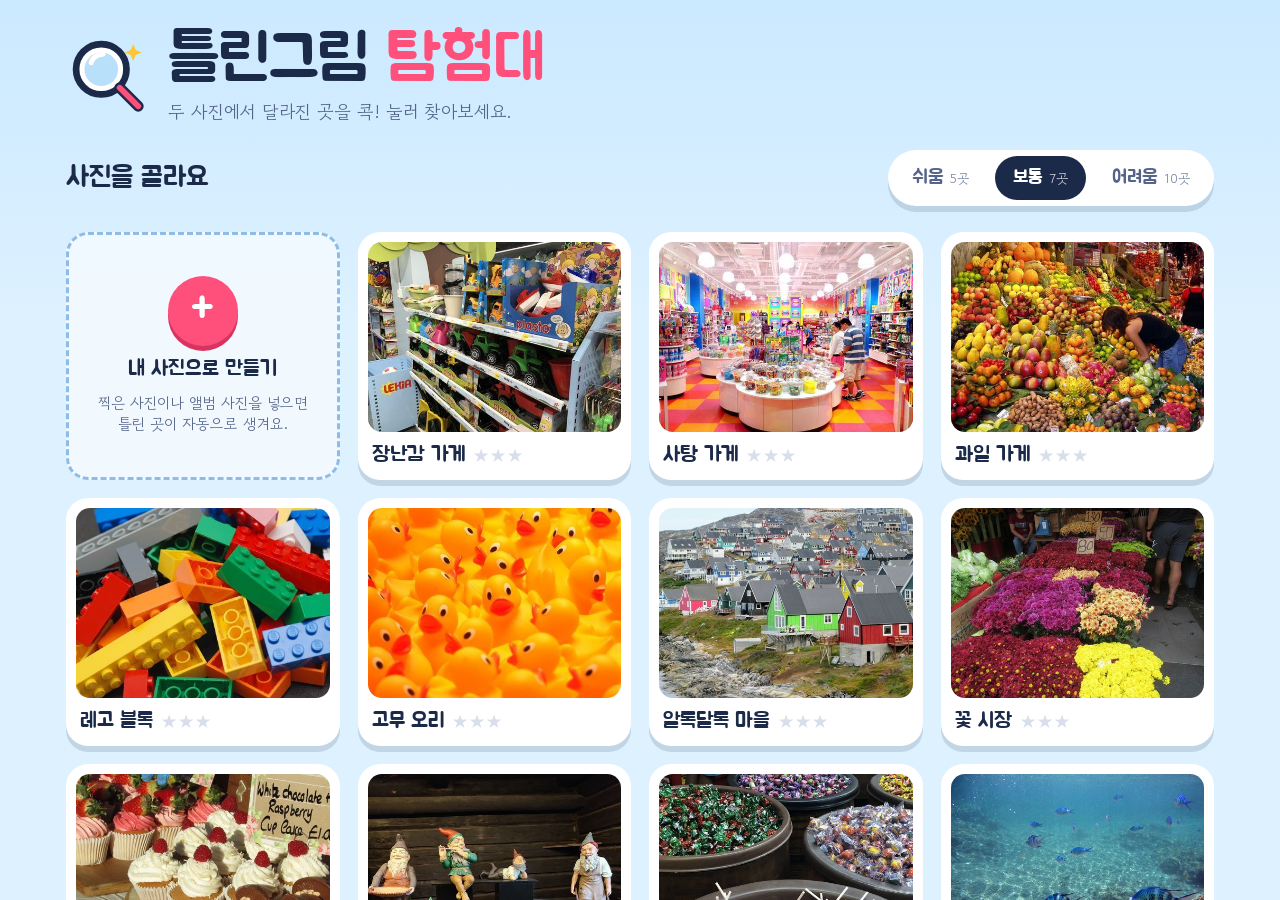
<file: index.html>
<!doctype html>
<html lang="ko">
<head>
<meta name="viewport" content="width=device-width, initial-scale=1, viewport-fit=cover">
<meta charset="utf-8">
<title>틀린그림 탐험대</title>
<meta name="claude:viewport-fit-sides" content="cover">
<meta name="apple-mobile-web-app-capable" content="yes">
<link rel="preconnect" href="https://fonts.googleapis.com">
<link rel="preconnect" href="https://fonts.gstatic.com" crossorigin>
<link rel="stylesheet" href="https://fonts.googleapis.com/css2?family=Jua&family=Gowun+Dodum&display=swap">
</head>
<body>
<style>
/* Layout: a sunny "explorer's field kit" — full-screen app with a home shelf of photo cards,
   then a game board that fits two photos side by side (landscape) or stacked (portrait). */
:root {
  --sky: #DDF1FF;          /* page ground */
  --sky-deep: #B9E0FB;
  --ink: #1C2A4A;          /* text */
  --ink-soft: #55648A;
  --paper: #FFFFFF;        /* cards */
  --sun: #FFC633;          /* found rings, stars */
  --berry: #FF4F7B;        /* primary action */
  --berry-dark: #D93460;
  --leaf: #23B38A;         /* success */
  --miss: #F0453A;         /* wrong tap */
  --shadow: 0 6px 0 rgba(28, 42, 74, .14);
  --font-display: "Jua", "Apple SD Gothic Neo", "Malgun Gothic", system-ui, sans-serif;
  --font-body: "Gowun Dodum", "Apple SD Gothic Neo", "Malgun Gothic", system-ui, sans-serif;
  color-scheme: light;
}
[hidden] { display: none !important; }
* { box-sizing: border-box; -webkit-tap-highlight-color: transparent; }
html, body { height: 100%; }
body {
  margin: 0; background: var(--sky); color: var(--ink);
  font-family: var(--font-body); font-size: 16px;
  -webkit-user-select: none; user-select: none; -webkit-touch-callout: none;
  overflow: hidden;
}
button { font: inherit; color: inherit; cursor: pointer; border: 0; background: none; }
button:focus-visible, label:focus-visible, .card:focus-visible { outline: 4px solid var(--ink); outline-offset: 3px; }

.screen { position: fixed; inset: 0; display: flex; flex-direction: column; }
.screen[hidden] { display: none !important; }

/* ---------- Home ---------- */
#home { overflow-y: auto; -webkit-overflow-scrolling: touch; background: linear-gradient(180deg, #CBE9FF 0, var(--sky) 320px); }
.home-in {
  width: 100%; max-width: 1180px; margin: 0 auto;
  padding-left: max(16px, env(safe-area-inset-left, 0px));
  padding-right: max(16px, env(safe-area-inset-right, 0px));
  padding-block: 28px 40px;
  display: flex; flex-direction: column; gap: 26px;
}
.brand { display: flex; align-items: center; gap: 18px; flex-wrap: wrap; }
.brand-mark { width: 84px; height: 84px; flex: none; }
.brand h1 {
  margin: 0; font-family: var(--font-display); font-weight: 400;
  font-size: clamp(38px, 6vw, 64px); line-height: 1; letter-spacing: -.01em;
  text-wrap: balance;
}
.brand h1 span { color: var(--berry); }
.brand p { margin: 6px 0 0; color: var(--ink-soft); font-size: 18px; }

.row-head { display: flex; align-items: center; justify-content: space-between; gap: 12px; flex-wrap: wrap; }
.row-head h2 { margin: 0; font-family: var(--font-display); font-weight: 400; font-size: 28px; }

.levels { display: flex; gap: 8px; background: var(--paper); padding: 6px; border-radius: 999px; box-shadow: var(--shadow); }
.levels button {
  font-family: var(--font-display); font-size: 19px; padding: 10px 18px; border-radius: 999px;
  color: var(--ink-soft); display: flex; align-items: center; gap: 6px;
}
.levels button small { font-family: var(--font-body); font-size: 13px; opacity: .8; }
.levels button[aria-pressed="true"] { background: var(--ink); color: #fff; }

.grid { display: grid; grid-template-columns: repeat(auto-fill, minmax(230px, 1fr)); gap: 18px; }
.card {
  position: relative; background: var(--paper); border-radius: 22px; padding: 10px 10px 12px;
  box-shadow: var(--shadow); text-align: left; display: flex; flex-direction: column; gap: 10px;
  transition: transform .15s ease;
}
.card:active { transform: translateY(3px) scale(.985); }
.card .ph { aspect-ratio: 4 / 3; width: 100%; max-width: 100%; border-radius: 14px; overflow: hidden; background: var(--sky-deep); position: relative; }
.card .ph img { width: 100%; height: 100%; object-fit: cover; display: block; }
.card .meta { display: flex; align-items: center; justify-content: space-between; gap: 8px; padding-inline: 4px; }
.card .name { font-family: var(--font-display); font-size: 21px; min-width: 0; overflow: hidden; text-overflow: ellipsis; white-space: nowrap; }
.card .stars { font-size: 18px; letter-spacing: 1px; color: #D8DEEA; flex: none; }
.card .stars b { color: var(--sun); font-weight: 400; }
.card .del {
  position: absolute; top: 16px; right: 16px; width: 36px; height: 36px; border-radius: 50%;
  background: rgba(28,42,74,.72); color: #fff; font-size: 20px; line-height: 36px; text-align: center;
}
.card.add {
  border: 3px dashed #8FBCE6; background: rgba(255,255,255,.6); box-shadow: none;
  align-items: center; justify-content: center; min-height: 220px; text-align: center; cursor: pointer;
}
.card.add .plus { width: 70px; height: 70px; border-radius: 50%; background: var(--berry); color: #fff;
  font-size: 46px; line-height: 70px; font-family: var(--font-display); box-shadow: 0 5px 0 var(--berry-dark); }
.card.add .name { white-space: normal; }
.card.add p { margin: 0; color: var(--ink-soft); font-size: 15px; }
#fileInput { position: absolute; width: 1px; height: 1px; opacity: 0; pointer-events: none; }

.how { display: grid; grid-template-columns: repeat(auto-fit, minmax(220px, 1fr)); gap: 14px; }
.how div { background: rgba(255,255,255,.7); border-radius: 18px; padding: 14px 16px; display: flex; gap: 12px; align-items: center; font-size: 16px; line-height: 1.45; }
.how i { font-style: normal; font-size: 30px; flex: none; }
.foot { color: var(--ink-soft); font-size: 14px; display: flex; gap: 14px; flex-wrap: wrap; align-items: center; }
.foot button { text-decoration: underline; color: var(--ink-soft); }

/* ---------- Game ---------- */
#game { background: #10213F; color: #fff; }
.bar {
  flex: none; display: flex; align-items: center; gap: 10px;
  padding-left: max(12px, env(safe-area-inset-left, 0px));
  padding-right: max(12px, env(safe-area-inset-right, 0px));
  padding-block: 10px;
}
.bar .spacer { flex: 1; min-width: 0; }
.pill {
  height: 52px; min-width: 52px; border-radius: 26px; background: rgba(255,255,255,.12);
  display: inline-flex; align-items: center; justify-content: center; gap: 8px; padding: 0 16px;
  font-family: var(--font-display); font-size: 21px; color: #fff; flex: none;
}
button.pill:active { background: rgba(255,255,255,.24); }
.pill svg { width: 26px; height: 26px; }
.pill.hint { background: var(--sun); color: var(--ink); box-shadow: 0 4px 0 #C99512; }
.pill.hint:disabled { background: rgba(255,255,255,.12); color: rgba(255,255,255,.4); box-shadow: none; }
.pill.hint .cnt { background: var(--ink); color: var(--sun); border-radius: 12px; font-size: 16px; min-width: 24px; height: 24px; line-height: 24px; text-align: center; }
.pill.hint:disabled .cnt { background: rgba(255,255,255,.15); color: rgba(255,255,255,.5); }
.dots { display: flex; gap: 6px; align-items: center; flex-wrap: wrap; justify-content: center; }
.dot { width: 22px; height: 22px; border-radius: 50%; border: 3px solid rgba(255,255,255,.35); transition: all .3s; }
.dot.on { background: var(--sun); border-color: var(--sun); transform: scale(1.15); box-shadow: 0 0 12px rgba(255,198,51,.8); }
.timer { font-variant-numeric: tabular-nums; }
.found-txt { font-family: var(--font-display); font-size: 21px; white-space: nowrap; }
.found-txt b { color: var(--sun); font-weight: 400; }

.board { flex: 1; min-height: 0; position: relative;
  padding-left: max(12px, env(safe-area-inset-left, 0px));
  padding-right: max(12px, env(safe-area-inset-right, 0px));
  padding-block: 4px 12px;
}
.panes { position: absolute; inset: 0; display: flex; align-items: center; justify-content: center; gap: 12px; }
.panes.stack { flex-direction: column; }
.pane {
  position: relative; overflow: hidden; border-radius: 14px; background: #000; flex: none;
  touch-action: none; box-shadow: 0 0 0 3px rgba(255,255,255,.14);
}
.pane .tag {
  position: absolute; left: 10px; top: 10px; z-index: 3; pointer-events: none;
  font-family: var(--font-display); font-size: 15px; padding: 4px 10px; border-radius: 10px;
  background: rgba(16,33,63,.72); color: #fff;
}
.stage { position: absolute; left: 0; top: 0; width: 100%; height: 100%; transform-origin: 0 0; will-change: transform; }
.stage canvas { width: 100%; height: 100%; display: block; }
.marks { position: absolute; inset: 0; pointer-events: none; }
.ring {
  position: absolute; border-radius: 50%;
  border: calc(5px / var(--z, 1)) solid var(--sun);
  box-shadow: 0 0 0 calc(2px / var(--z, 1)) rgba(16,33,63,.55), inset 0 0 0 calc(2px / var(--z, 1)) rgba(16,33,63,.35);
  animation: pop .5s cubic-bezier(.2,1.6,.4,1) both;
}
.ring.reveal { border-color: #fff; border-style: dashed; }
.ring .num {
  position: absolute; right: -6%; top: -6%; width: calc(28px / var(--z,1)); height: calc(28px / var(--z,1));
  border-radius: 50%; background: var(--sun); color: var(--ink);
  font-family: var(--font-display); font-size: calc(17px / var(--z,1)); line-height: calc(28px / var(--z,1)); text-align: center;
}
.ring.reveal .num { background: #fff; }
@keyframes pop { 0% { transform: scale(2.2); opacity: 0; } 100% { transform: scale(1); opacity: 1; } }
.miss {
  position: absolute; width: calc(56px / var(--z,1)); height: calc(56px / var(--z,1)); margin: calc(-28px / var(--z,1)) 0 0 calc(-28px / var(--z,1));
  animation: missfade .9s ease-out forwards;
}
.miss svg { width: 100%; height: 100%; }
@keyframes missfade { 0% { transform: scale(.4); opacity: 0; } 20% { transform: scale(1.1); opacity: 1; } 60% { transform: scale(1); opacity: 1; } 100% { transform: scale(1); opacity: 0; } }
.glow {
  position: absolute; border-radius: 50%; pointer-events: none;
  background: radial-gradient(circle, rgba(255,230,120,.0) 35%, rgba(255,230,120,.55) 60%, rgba(255,230,120,0) 72%);
  animation: glow 1s ease-in-out 3;
}
@keyframes glow { 0%,100% { transform: scale(.85); opacity: .2; } 50% { transform: scale(1.1); opacity: 1; } }
.pane.shake { animation: shake .35s; }
@keyframes shake { 20% { transform: translateX(-6px); } 40% { transform: translateX(6px); } 60% { transform: translateX(-4px); } 80% { transform: translateX(3px); } }

.zoom-reset { position: absolute; right: max(18px, env(safe-area-inset-right, 0px)); bottom: 22px; z-index: 5; }
.loading {
  position: absolute; inset: 0; display: flex; flex-direction: column; gap: 16px; align-items: center; justify-content: center;
  font-family: var(--font-display); font-size: 24px; color: #fff; background: #10213F; z-index: 6;
}
.loading .mag { width: 90px; height: 90px; animation: sweep 1.4s ease-in-out infinite; }
@keyframes sweep { 0%,100% { transform: translate(-30px, 0) rotate(-8deg); } 50% { transform: translate(30px, -8px) rotate(8deg); } }

/* ---------- Overlay dialogs ---------- */
.veil {
  position: fixed; inset: 0; z-index: 20; background: rgba(10,22,44,.62);
  display: flex; align-items: center; justify-content: center;
  padding-left: max(16px, env(safe-area-inset-left, 0px));
  padding-right: max(16px, env(safe-area-inset-right, 0px));
  padding-block: 16px;
  animation: fadein .25s ease;
}
@keyframes fadein { from { opacity: 0; } }
.sheet {
  background: var(--paper); color: var(--ink); border-radius: 30px; width: 100%; max-width: 520px;
  padding: 30px 26px 26px; text-align: center; box-shadow: 0 12px 0 rgba(0,0,0,.18);
  display: flex; flex-direction: column; gap: 16px; align-items: center;
  animation: rise .45s cubic-bezier(.2,1.4,.4,1);
  max-height: 100%; overflow-y: auto;
}
@keyframes rise { from { transform: translateY(40px) scale(.9); opacity: 0; } }
.sheet h2 { margin: 0; font-family: var(--font-display); font-weight: 400; font-size: 40px; line-height: 1.1; text-wrap: balance; }
.sheet p { margin: 0; color: var(--ink-soft); font-size: 17px; line-height: 1.5; }
.big-stars { display: flex; gap: 10px; }
.big-stars svg { width: 76px; height: 76px; }
.big-stars svg:nth-child(2) { transform: translateY(-14px); }
.big-stars .s { animation: starin .6s cubic-bezier(.2,1.8,.4,1) both; }
.big-stars .s:nth-child(2) { animation-delay: .25s; }
.big-stars .s:nth-child(3) { animation-delay: .5s; }
@keyframes starin { from { transform: scale(0) rotate(-90deg); } }
.stats { display: flex; gap: 10px; width: 100%; }
.stats div { flex: 1; background: var(--sky); border-radius: 16px; padding: 10px 6px; display: flex; flex-direction: column; gap: 2px; }
.stats b { font-family: var(--font-display); font-weight: 400; font-size: 26px; font-variant-numeric: tabular-nums; }
.stats span { font-size: 14px; color: var(--ink-soft); }
.btns { display: flex; flex-direction: column; gap: 10px; width: 100%; }
.btn {
  font-family: var(--font-display); font-size: 23px; padding: 15px 20px; border-radius: 20px; width: 100%;
  background: var(--sky); color: var(--ink); box-shadow: 0 5px 0 var(--sky-deep);
}
.btn:active { transform: translateY(3px); box-shadow: 0 2px 0 var(--sky-deep); }
.btn.primary { background: var(--berry); color: #fff; box-shadow: 0 5px 0 var(--berry-dark); }
.btn.primary:active { box-shadow: 0 2px 0 var(--berry-dark); }
.credits { text-align: left; font-size: 14px; color: var(--ink-soft); line-height: 1.5; width: 100%; display: flex; flex-direction: column; gap: 8px; }
.credits div { overflow-wrap: anywhere; }
.credits b { color: var(--ink); font-weight: 400; font-family: var(--font-display); font-size: 16px; }
.credits a { color: var(--ink-soft); }

#confetti { position: fixed; inset: 0; width: 100%; height: 100%; pointer-events: none; z-index: 30; }

.toast {
  position: fixed; left: 50%; bottom: calc(26px + env(safe-area-inset-bottom, 0px)); transform: translateX(-50%);
  background: var(--ink); color: #fff; padding: 12px 20px; border-radius: 16px; z-index: 40; font-size: 17px;
  max-width: calc(100% - 32px); text-align: center; animation: fadein .2s;
}

@media (max-width: 640px) {
  .pill { height: 44px; min-width: 44px; padding: 0 12px; font-size: 18px; }
  .dot { width: 16px; height: 16px; border-width: 2px; }
  .hide-sm { display: none !important; }
  .levels button { padding: 8px 12px; font-size: 17px; }
  .levels button small { display: none; }
}
@media (prefers-reduced-motion: reduce) {
  *, *::before, *::after { animation-duration: .01ms !important; animation-iteration-count: 1 !important; transition: none !important; }
}
</style>

<!-- ================= HOME ================= -->
<section id="home" class="screen">
  <div class="home-in">
    <header class="brand">
      <svg class="brand-mark" viewBox="0 0 100 100" aria-hidden="true">
        <circle cx="42" cy="42" r="30" fill="#fff" stroke="#1C2A4A" stroke-width="8"/>
        <circle cx="42" cy="42" r="20" fill="#B9E0FB"/>
        <path d="M30 34a14 14 0 0 1 14-10" stroke="#fff" stroke-width="6" stroke-linecap="round" fill="none"/>
        <path d="M64 64l22 22" stroke="#1C2A4A" stroke-width="13" stroke-linecap="round"/>
        <path d="M64 64l22 22" stroke="#FF4F7B" stroke-width="7" stroke-linecap="round"/>
        <path d="M80 12l3 7 7 3-7 3-3 7-3-7-7-3 7-3z" fill="#FFC633"/>
      </svg>
      <div>
        <h1>틀린그림 <span>탐험대</span></h1>
        <p>두 사진에서 달라진 곳을 콕! 눌러 찾아보세요.</p>
      </div>
    </header>

    <div class="row-head">
      <h2>사진을 골라요</h2>
      <div class="levels" role="group" aria-label="난이도">
        <button id="lv-easy" data-lv="easy">쉬움 <small>5곳</small></button>
        <button id="lv-normal" data-lv="normal">보통 <small>7곳</small></button>
        <button id="lv-hard" data-lv="hard">어려움 <small>10곳</small></button>
      </div>
    </div>

    <div class="grid" id="grid"></div>

    <div class="how">
      <div><i>👆</i><span>다른 곳을 찾으면 <b>왼쪽이든 오른쪽이든</b> 눌러요.</span></div>
      <div><i>🤏</i><span>두 손가락으로 벌리면 <b>두 사진이 같이</b> 커져요.</span></div>
      <div><i>💡</i><span>어려우면 <b>힌트</b>를 눌러요. 한 판에 3번 (어려움은 2번)!</span></div>
      <div><i>📷</i><span><b>내 사진</b>을 넣으면 새 문제가 자동으로 만들어져요.</span></div>
    </div>

    <div class="foot">
      <span>사진은 위키미디어 공용의 자유 이용 사진이에요.</span>
      <button id="creditsBtn">사진 출처 보기</button>
    </div>
  </div>
  <input type="file" id="fileInput" accept="image/*">
</section>

<!-- ================= GAME ================= -->
<section id="game" class="screen" hidden>
  <div class="bar">
    <button class="pill" id="backBtn" aria-label="처음으로">
      <svg viewBox="0 0 24 24" fill="none" stroke="currentColor" stroke-width="3" stroke-linecap="round" stroke-linejoin="round"><path d="M15 5l-7 7 7 7"/></svg>
    </button>
    <div class="pill timer hide-sm" id="timer" aria-label="걸린 시간">0:00</div>
    <div class="spacer"></div>
    <div class="dots" id="dots" aria-hidden="true"></div>
    <div class="found-txt" id="foundTxt"><b>0</b> / 5</div>
    <div class="spacer"></div>
    <button class="pill" id="soundBtn" aria-label="소리 켜기/끄기"></button>
    <button class="pill hint" id="hintBtn">💡 힌트 <span class="cnt" id="hintCnt">3</span></button>
  </div>
  <div class="board" id="board">
    <div class="panes" id="panes">
      <div class="pane" id="paneA"><span class="tag">원래 사진</span><div class="stage"><canvas id="cvA"></canvas><div class="marks"></div></div></div>
      <div class="pane" id="paneB"><span class="tag">달라진 사진</span><div class="stage"><canvas id="cvB"></canvas><div class="marks"></div></div></div>
    </div>
    <button class="pill zoom-reset" id="zoomReset" hidden>🔍 원래 크기</button>
    <div class="loading" id="loading">
      <svg class="mag" viewBox="0 0 100 100" aria-hidden="true">
        <circle cx="42" cy="42" r="28" fill="rgba(255,255,255,.15)" stroke="#fff" stroke-width="8"/>
        <path d="M63 63l22 22" stroke="#FF4F7B" stroke-width="11" stroke-linecap="round"/>
      </svg>
      <span id="loadingTxt">틀린 곳을 숨기는 중…</span>
    </div>
  </div>
</section>

<canvas id="confetti"></canvas>

<script>
"use strict";
/* ================= Data ================= */
const PHOTOS = [
 {
  "id": "toys",
  "name": "장난감 가게",
  "src": "photos/toys.jpg",
  "thumb": "photos/toys_t.jpg",
  "credit": "Grandmaster Huon",
  "license": "CC0",
  "page": "https://commons.wikimedia.org/wiki/File%3AToy_store_in_stockholm_10.jpg"
 },
 {
  "id": "candyshop",
  "name": "사탕 가게",
  "src": "photos/candyshop.jpg",
  "thumb": "photos/candyshop_t.jpg",
  "credit": "Jim Larrison from Glen Ellyn, IL, USA",
  "license": "CC BY 2.0",
  "page": "https://commons.wikimedia.org/wiki/File%3AColorful_and_Inviting_Candy_Store_%2814867133277%29.jpg"
 },
 {
  "id": "fruit",
  "name": "과일 가게",
  "src": "photos/fruit.jpg",
  "thumb": "photos/fruit_t.jpg",
  "credit": "en:User:Daderot",
  "license": "CC BY-SA 3.0",
  "page": "https://commons.wikimedia.org/wiki/File%3AFruit_Stall_in_Barcelona_Market.jpg"
 },
 {
  "id": "lego",
  "name": "레고 블록",
  "src": "photos/lego.jpg",
  "thumb": "photos/lego_t.jpg",
  "credit": "Alan Chia",
  "license": "CC BY-SA 2.0",
  "page": "https://commons.wikimedia.org/wiki/File%3ALego_Color_Bricks.jpg"
 },
 {
  "id": "ducks",
  "name": "고무 오리",
  "src": "photos/ducks.jpg",
  "thumb": "photos/ducks_t.jpg",
  "credit": "gaetanlee",
  "license": "CC BY 2.0",
  "page": "https://commons.wikimedia.org/wiki/File%3ARubber_duckies_So_many_ducks.jpg"
 },
 {
  "id": "village",
  "name": "알록달록 마을",
  "src": "photos/village.jpg",
  "thumb": "photos/village_t.jpg",
  "credit": "amanderson2",
  "license": "CC BY 2.0",
  "page": "https://commons.wikimedia.org/wiki/File%3ACloseup_colorful_houses_Nuuk_Greenland.jpg"
 },
 {
  "id": "flowers",
  "name": "꽃 시장",
  "src": "photos/flowers.jpg",
  "thumb": "photos/flowers_t.jpg",
  "credit": "Zarate123",
  "license": "CC BY-SA 4.0",
  "page": "https://commons.wikimedia.org/wiki/File%3ADangwa_Flower_Market_Manila_01.jpg"
 },
 {
  "id": "cupcakes",
  "name": "컵케이크",
  "src": "photos/cupcakes.jpg",
  "thumb": "photos/cupcakes_t.jpg",
  "credit": "Alicia Fagerving",
  "license": "CC BY-SA 3.0",
  "page": "https://commons.wikimedia.org/wiki/File%3ACupcakes_market_stall_01.jpg"
 },
 {
  "id": "gnomes",
  "name": "정원 난쟁이",
  "src": "photos/gnomes.jpg",
  "thumb": "photos/gnomes_t.jpg",
  "credit": "Trogain",
  "license": "CC BY-SA 4.0",
  "page": "https://commons.wikimedia.org/wiki/File%3AGarden_gnomes_-_Uraj%C3%A4rvi_Manor_Museum.jpg"
 },
 {
  "id": "lollipop",
  "name": "막대사탕",
  "src": "photos/lollipop.jpg",
  "thumb": "photos/lollipop_t.jpg",
  "credit": "Islandsislands",
  "license": "CC0",
  "page": "https://commons.wikimedia.org/wiki/File%3ABarrels_of_Candy_in_a_Candy_Shop_in_Savannah%2C_GA.jpg"
 },
 {
  "id": "sea",
  "name": "바닷속 물고기",
  "src": "photos/sea.jpg",
  "thumb": "photos/sea_t.jpg",
  "credit": "keiyac",
  "license": "CC BY-SA 2.0",
  "page": "https://commons.wikimedia.org/wiki/File%3ACoral_reef_life_near_Akajima_11.jpg"
 },
 {
  "id": "market",
  "name": "수박과 과일",
  "src": "photos/market.jpg",
  "thumb": "photos/market_t.jpg",
  "credit": "Acabashi",
  "license": "CC BY-SA 4.0",
  "page": "https://commons.wikimedia.org/wiki/File%3AOutdoor_market_fruit_stall_Market_Place_Romford_London_01.jpg"
 },
 {
  "id": "balloons",
  "name": "열기구",
  "src": "photos/balloons.jpg",
  "thumb": "photos/balloons_t.jpg",
  "credit": "user:AngMoKio",
  "license": "CC BY-SA 2.5",
  "page": "https://commons.wikimedia.org/wiki/File%3AHotair_balloons_amk.jpg"
 }
];
const MIX = [["recolor", .4], ["remove", .26], ["add", .14], ["flip", .1], ["shrink", .1]];
const LEVELS = {
  easy:   { count: 5,  rMin: .03,  rMax: .09,  thr: 40, dE: [38, 140], mix: MIX, hints: 3 },
  normal: { count: 7,  rMin: .022, rMax: .065, thr: 32, dE: [26, 90],  mix: MIX, hints: 3 },
  hard:   { count: 10, rMin: .015, rMax: .045, thr: 26, dE: [18, 60],  mix: [["recolor", .36], ["remove", .3], ["add", .16], ["flip", .09], ["shrink", .09]], hints: 2 },
};

const store = {
  get(k, d) { try { const v = localStorage.getItem("std:" + k); return v == null ? d : JSON.parse(v); } catch (e) { return d; } },
  set(k, v) { try { localStorage.setItem("std:" + k, JSON.stringify(v)); } catch (e) {} },
};

/* IndexedDB for the family's own photos (stays on this tablet only) */
const idb = {
  db: null,
  open() {
    if (this.db) return Promise.resolve(this.db);
    return new Promise((res, rej) => {
      try {
        const r = indexedDB.open("spot-diff", 1);
        r.onupgradeneeded = () => r.result.createObjectStore("photos", { keyPath: "id" });
        r.onsuccess = () => { this.db = r.result; res(this.db); };
        r.onerror = () => rej(r.error);
      } catch (e) { rej(e); }
    });
  },
  async all() {
    try { const db = await this.open();
      return await new Promise((res) => { const q = db.transaction("photos").objectStore("photos").getAll(); q.onsuccess = () => res(q.result || []); q.onerror = () => res([]); });
    } catch (e) { return []; }
  },
  async put(o) { try { const db = await this.open(); await new Promise((res) => { const t = db.transaction("photos", "readwrite"); t.objectStore("photos").put(o); t.oncomplete = res; t.onerror = res; }); } catch (e) {} },
  async del(id) { try { const db = await this.open(); await new Promise((res) => { const t = db.transaction("photos", "readwrite"); t.objectStore("photos").delete(id); t.oncomplete = res; t.onerror = res; }); } catch (e) {} },
};
let myPhotos = [];       // in-memory list (also works when storage is blocked)

/* ================= Sound (synthesized, no files) ================= */
const sound = {
  ctx: null, on: store.get("sound", true),
  ensure() { if (!this.ctx) { try { this.ctx = new (window.AudioContext || window.webkitAudioContext)(); } catch (e) {} } if (this.ctx && this.ctx.state === "suspended") this.ctx.resume(); },
  tone(f, t0, dur, type = "sine", vol = .22) {
    const c = this.ctx; if (!c) return;
    const o = c.createOscillator(), g = c.createGain();
    o.type = type; o.frequency.setValueAtTime(f, c.currentTime + t0);
    g.gain.setValueAtTime(0, c.currentTime + t0);
    g.gain.linearRampToValueAtTime(vol, c.currentTime + t0 + .015);
    g.gain.exponentialRampToValueAtTime(.001, c.currentTime + t0 + dur);
    o.connect(g).connect(c.destination); o.start(c.currentTime + t0); o.stop(c.currentTime + t0 + dur + .05);
  },
  play(name) {
    if (!this.on) return; this.ensure(); if (!this.ctx) return;
    if (name === "found") { this.tone(784, 0, .25, "triangle"); this.tone(1175, .09, .35, "triangle"); this.tone(1568, .18, .45, "sine", .12); }
    if (name === "miss") { this.tone(220, 0, .18, "square", .06); this.tone(165, .08, .22, "square", .05); }
    if (name === "hint") { this.tone(660, 0, .2, "sine", .14); this.tone(990, .12, .3, "sine", .12); }
    if (name === "win") { [523, 659, 784, 1047, 1319].forEach((f, i) => this.tone(f, i * .11, .5, "triangle", .18)); this.tone(1568, .62, .9, "sine", .12); }
    if (name === "tap") { this.tone(880, 0, .06, "sine", .06); }
  },
};

/* ================= Seeded RNG ================= */
function mulberry(seed) {
  return function () { seed |= 0; seed = seed + 0x6D2B79F5 | 0; let t = Math.imul(seed ^ seed >>> 15, 1 | seed); t = t + Math.imul(t ^ t >>> 7, 61 | t) ^ t; return ((t ^ t >>> 14) >>> 0) / 4294967296; };
}

/* ================= Difference engine =================
   Works on any photo, object by object:
   1. find real objects by growing a region of similar colour from a seed point,
      so each change follows the object's own outline instead of a round blob;
   2. change it the way hand-made puzzles do: give it a new colour, make it vanish
      (filled from matching background with a seamless Poisson blend), add a copy of
      another object somewhere it fits, turn it the other way, or make it smaller;
   3. measure the result and throw away changes that are too faint or leave a seam. */
function loadImage(src) {
  return new Promise((res, rej) => { const im = new Image(); im.decoding = "async"; im.onload = () => res(im); im.onerror = rej; im.src = src; });
}

function buildPuzzle(img, levelKey, seed) {
  const L = LEVELS[levelKey], R = mulberry(seed);
  const maxSide = 1400;
  const k = Math.min(1, maxSide / Math.max(img.naturalWidth, img.naturalHeight));
  const W = Math.round(img.naturalWidth * k), H = Math.round(img.naturalHeight * k), N = W * H;
  const cv = document.createElement("canvas"); cv.width = W; cv.height = H;
  const cx = cv.getContext("2d", { willReadFrequently: true });
  cx.drawImage(img, 0, 0, W, H);
  const src = cx.getImageData(0, 0, W, H), S = src.data;
  const B = Math.min(W, H);

  // original (o*) and working copy (c*) as float channels
  const oR = new Float32Array(N), oG = new Float32Array(N), oB = new Float32Array(N);
  for (let i = 0, p = 0; i < N; i++, p += 4) { oR[i] = S[p]; oG[i] = S[p + 1]; oB[i] = S[p + 2]; }
  const cR = oR.slice(), cG = oG.slice(), cB = oB.slice();
  const O = [oR, oG, oB], C = [cR, cG, cB];

  // smoothed Lab for segmentation
  function blur3(a) {
    const t = new Float32Array(N), o = new Float32Array(N);
    for (let y = 0; y < H; y++) { const r = y * W; for (let x = 0; x < W; x++) { const l = x > 0 ? x - 1 : x, rr = x < W - 1 ? x + 1 : x; t[r + x] = (a[r + l] + a[r + x] + a[r + rr]) / 3; } }
    for (let y = 0; y < H; y++) { const u = (y > 0 ? y - 1 : y) * W, d = (y < H - 1 ? y + 1 : y) * W, r = y * W; for (let x = 0; x < W; x++) o[r + x] = (t[u + x] + t[r + x] + t[d + x]) / 3; }
    return o;
  }
  const sR = blur3(blur3(oR)), sG = blur3(blur3(oG)), sB = blur3(blur3(oB));
  const lin = new Float32Array(256);
  for (let i = 0; i < 256; i++) { const v = i / 255; lin[i] = v <= .04045 ? v / 12.92 : Math.pow((v + .055) / 1.055, 2.4); }
  const fl = (v) => { const x = Math.max(0, Math.min(255, v)); const i = x | 0, f = x - i; return lin[i] * (1 - f) + lin[Math.min(255, i + 1)] * f; };
  const LL = new Float32Array(N), LA = new Float32Array(N), LB = new Float32Array(N);
  for (let i = 0; i < N; i++) {
    const r = fl(sR[i]), g = fl(sG[i]), b = fl(sB[i]);
    const X = (.4124 * r + .3576 * g + .1805 * b) / .9505, Y = .2126 * r + .7152 * g + .0722 * b, Z = (.0193 * r + .1192 * g + .9505 * b) / 1.089;
    const f = (t) => t > .008856 ? Math.cbrt(t) : 7.787 * t + 16 / 116;
    const fx = f(X), fy = f(Y), fz = f(Z);
    LL[i] = 116 * fy - 16; LA[i] = 500 * (fx - fy); LB[i] = 200 * (fy - fz);
  }
  const grad = new Float32Array(N);
  for (let y = 1; y < H - 1; y++) for (let x = 1; x < W - 1; x++) {
    const i = y * W + x;
    grad[i] = Math.abs(LL[i + 1] - LL[i - 1]) + Math.abs(LL[i + W] - LL[i - W]) + .5 * (Math.abs(LA[i + 1] - LA[i - 1]) + Math.abs(LB[i + W] - LB[i - W]));
  }

  // the photo's own colours: sampled from calm spots (inside objects, not on edges)
  const palette = [];
  for (let t = 0; t < 4000 && palette.length < 500; t++) {
    const x = 2 + ((R() * (W - 4)) | 0), y = 2 + ((R() * (H - 4)) | 0), i = y * W + x;
    if (grad[i] < 14) palette.push([LL[i], LA[i], LB[i]]);
  }
  // seed candidates: cells with lots of edges (that is where objects are)
  const cs = 12, gw = Math.floor(W / cs), gh = Math.floor(H / cs);
  const cell = new Float32Array(gw * gh);
  for (let y = 0; y < gh * cs; y++) for (let x = 0; x < gw * cs; x++) cell[((y / cs) | 0) * gw + ((x / cs) | 0)] += grad[y * W + x];
  let cmax = 0; for (const v of cell) cmax = Math.max(cmax, v);
  let rMin = B * L.rMin, rMax = B * L.rMax;
  const margin = rMax * 1.3;
  const cands = [];
  for (let gy = 0; gy < gh; gy++) for (let gx = 0; gx < gw; gx++) {
    const x = gx * cs + cs / 2, y = gy * cs + cs / 2;
    if (x < margin || y < margin || x > W - margin || y > H - margin) continue;
    cands.push({ x, y, w: .05 + Math.pow(cell[gy * gw + gx] / (cmax || 1), 1.3) });
  }
  const totalW = cands.reduce((a, c) => a + c.w, 0);
  const pick = () => { let r = R() * totalW; for (const c of cands) { r -= c.w; if (r <= 0) return c; } return cands[cands.length - 1]; };

  /* ---- segmentation: region growing in Lab ---- */
  function segment(sx, sy) {
    // snap the seed to the calmest pixel nearby, so it sits inside an object, not on its edge
    let bx = sx | 0, by = sy | 0, bg = Infinity;
    for (let t = 0; t < 24; t++) {
      const x = (sx + (R() - .5) * cs * 1.5) | 0, y = (sy + (R() - .5) * cs * 1.5) | 0;
      if (x < 1 || y < 1 || x >= W - 1 || y >= H - 1) continue;
      if (grad[y * W + x] < bg) { bg = grad[y * W + x]; bx = x; by = y; }
    }
    const box = Math.ceil(rMax * 1.7);
    const x0 = Math.max(0, bx - box), y0 = Math.max(0, by - box), x1 = Math.min(W - 1, bx + box), y1 = Math.min(H - 1, by + box);
    const w = x1 - x0 + 1, h = y1 - y0 + 1;
    const minA = Math.PI * rMin * rMin, maxA = Math.PI * rMax * rMax;
    let best = null;
    const seen = new Int32Array(w * h), q = new Int32Array(w * h);
    let stamp = 0;
    for (const T of [7, 10, 13, 17, 22]) {
      stamp++;
      let head = 0, tail = 0, area = 0, mL = 0, mA = 0, mB = 0, touched = false, tooBig = false;
      const si = (by - y0) * w + (bx - x0);
      q[tail++] = si; seen[si] = stamp;
      while (head < tail) {
        const li = q[head++], lx = li % w, ly = (li / w) | 0, gi = (ly + y0) * W + lx + x0;
        area++; mL += (LL[gi] - mL) / area; mA += (LA[gi] - mA) / area; mB += (LB[gi] - mB) / area;
        if (area > maxA) { tooBig = true; break; }
        if (lx === 0 || ly === 0 || lx === w - 1 || ly === h - 1) { touched = true; break; }
        for (let d = 0; d < 4; d++) {
          const nx = lx + (d === 0 ? 1 : d === 1 ? -1 : 0), ny = ly + (d === 2 ? 1 : d === 3 ? -1 : 0);
          const ni = ny * w + nx; if (seen[ni] === stamp) continue;
          const gn = (ny + y0) * W + nx + x0;
          const dm = Math.hypot(LL[gn] - mL, LA[gn] - mA, LB[gn] - mB);
          const dn = Math.hypot(LL[gn] - LL[gi], LA[gn] - LA[gi], LB[gn] - LB[gi]);
          if (dm < T && dn < T * .45) { seen[ni] = stamp; q[tail++] = ni; }
        }
      }
      if (tooBig || touched) break;
      if (area >= minA) {
        const m = new Uint8Array(w * h);
        for (let i = 0; i < tail; i++) m[q[i]] = 1;
        best = { m, area };
      }
    }
    if (!best) return null;
    let m = best.m;
    m = erode(dilate(m, w, h, 2), w, h, 2);   // close small notches
    fillHoles(m, w, h);
    let bx0 = w, by0 = h, bx1 = 0, by1 = 0, A = 0, sxm = 0, sym = 0;
    for (let y = 0; y < h; y++) for (let x = 0; x < w; x++) if (m[y * w + x]) { A++; sxm += x; sym += y; if (x < bx0) bx0 = x; if (x > bx1) bx1 = x; if (y < by0) by0 = y; if (y > by1) by1 = y; }
    const bw = bx1 - bx0 + 1, bh = by1 - by0 + 1;
    if (A / (bw * bh) < .28 || Math.max(bw, bh) / Math.min(bw, bh) > 3.5) return null;   // stringy shapes look like noise
    if (bw > rMax * 2.6 || bh > rMax * 2.6) return null;
    // how much does it stand out? compare a ring just inside the outline with a ring just outside,
    // and check that a real edge runs all the way around (a whole object, not a random chunk)
    const in2 = erode(m, w, h, 2), in4 = erode(in2, w, h, 2), out1 = dilate(m, w, h, 1), out4 = dilate(out1, w, h, 3), in1 = erode(m, w, h, 1);
    const acc = [0, 0, 0, 0, 0, 0]; let ni = 0, no = 0, nb = 0, edged = 0, sharp = 0;
    let edgeThr = 0, en = 0;
    for (let i = 0; i < w * h; i += 7) { edgeThr += grad[(((i / w) | 0) + y0) * W + (i % w) + x0]; en++; }
    edgeThr = Math.max(12, edgeThr / en * 1.1);
    for (let i = 0; i < w * h; i++) {
      const g = (((i / w) | 0) + y0) * W + (i % w) + x0;
      if (in2[i] && !in4[i]) { acc[0] += LL[g]; acc[1] += LA[g]; acc[2] += LB[g]; ni++; }
      else if (out4[i] && !out1[i]) { acc[3] += LL[g]; acc[4] += LA[g]; acc[5] += LB[g]; no++; }
      if (m[i] && !in1[i]) { nb++; let gm = 0; for (const d of [0, 1, -1, w, -w, 2, -2]) { const j = g + (d === w ? W : d === -w ? -W : d); if (j >= 0 && j < N) gm = Math.max(gm, grad[j]); } if (gm > edgeThr) edged++; sharp += gm; }
    }
    if (!ni || !no) return null;
    const contrast = Math.hypot(acc[0] / ni - acc[3] / no, acc[1] / ni - acc[4] / no, acc[2] / ni - acc[5] / no);
    const closed = nb ? edged / nb : 0;
    return { x0, y0, w, h, m, A, contrast, closed, sharp: nb ? sharp / nb : 0, cx: x0 + sxm / A, cy: y0 + sym / A, bx0: x0 + bx0, by0: y0 + by0, bx1: x0 + bx1, by1: y0 + by1 };
  }
  function dilate(m, w, h, r) {
    let a = m;
    for (let k = 0; k < r; k++) {
      const o = new Uint8Array(w * h);
      for (let y = 0; y < h; y++) for (let x = 0; x < w; x++) { const i = y * w + x; o[i] = a[i] || (x > 0 && a[i - 1]) || (x < w - 1 && a[i + 1]) || (y > 0 && a[i - w]) || (y < h - 1 && a[i + w]) ? 1 : 0; }
      a = o;
    }
    return a;
  }
  function erode(m, w, h, r) {
    let a = m;
    for (let k = 0; k < r; k++) {
      const o = new Uint8Array(w * h);
      for (let y = 0; y < h; y++) for (let x = 0; x < w; x++) { const i = y * w + x; o[i] = a[i] && x > 0 && a[i - 1] && x < w - 1 && a[i + 1] && y > 0 && a[i - w] && y < h - 1 && a[i + w] ? 1 : 0; }
      a = o;
    }
    return a;
  }
  function fillHoles(m, w, h) {
    const out = new Uint8Array(w * h), q = [];
    for (let x = 0; x < w; x++) { q.push(x, (h - 1) * w + x); }
    for (let y = 0; y < h; y++) { q.push(y * w, y * w + w - 1); }
    while (q.length) { const i = q.pop(); if (out[i] || m[i]) continue; out[i] = 1; const x = i % w, y = (i / w) | 0;
      if (x > 0) q.push(i - 1); if (x < w - 1) q.push(i + 1); if (y > 0) q.push(i - w); if (y < h - 1) q.push(i + w); }
    for (let i = 0; i < w * h; i++) if (!out[i]) m[i] = 1;
  }
  // soft alpha from a hard mask (1px feather)
  function soften(m, w, h) {
    const a = new Float32Array(w * h);
    for (let y = 0; y < h; y++) for (let x = 0; x < w; x++) {
      let s = 0, c = 0;
      for (let dy = -1; dy <= 1; dy++) for (let dx = -1; dx <= 1; dx++) { const xx = x + dx, yy = y + dy; if (xx < 0 || yy < 0 || xx >= w || yy >= h) continue; s += m[yy * w + xx]; c++; }
      a[y * w + x] = s / c;
    }
    return a;
  }

  /* ---- undo support ---- */
  function backup(x0, y0, x1, y1) {
    x0 = Math.max(0, x0); y0 = Math.max(0, y0); x1 = Math.min(W - 1, x1); y1 = Math.min(H - 1, y1);
    const w = x1 - x0 + 1, h = y1 - y0 + 1, d = [new Float32Array(w * h), new Float32Array(w * h), new Float32Array(w * h)];
    for (let y = 0; y < h; y++) for (let x = 0; x < w; x++) { const g = (y + y0) * W + x + x0; for (let c = 0; c < 3; c++) d[c][y * w + x] = C[c][g]; }
    return () => { for (let y = 0; y < h; y++) for (let x = 0; x < w; x++) { const g = (y + y0) * W + x + x0; for (let c = 0; c < 3; c++) C[c][g] = d[c][y * w + x]; } };
  }

  /* ---- remove an object: Poisson-blend a matching background patch into its outline ---- */
  function removeSeg(sg) {
    const { x0, y0, w, h } = sg;
    const hole = dilate(sg.m, w, h, sg.sharp < 38 ? 6 : 3);   // soft edges spread further
    const band = [];
    const ring = dilate(hole, w, h, 4);
    for (let i = 0; i < w * h; i++) if (ring[i] && !hole[i]) band.push(i);
    if (band.length < 20) return false;
    const D = Math.max(sg.bx1 - sg.bx0, sg.by1 - sg.by0) + 8;
    let best = null, bestS = Infinity;
    for (let t = 0; t < 90; t++) {
      const ang = R() * Math.PI * 2, dist = D * (1.05 + R() * 2.6);
      const dx = Math.round(Math.cos(ang) * dist), dy = Math.round(Math.sin(ang) * dist);
      if (x0 + dx < 0 || y0 + dy < 0 || x0 + w + dx > W || y0 + h + dy > H) continue;
      // compare band (target) with band at offset (source), after removing the average colour shift
      let m0 = 0, m1 = 0, m2 = 0;
      const step = Math.max(1, (band.length / 160) | 0);
      let n = 0;
      for (let j = 0; j < band.length; j += step) { const li = band[j], gt = (((li / w) | 0) + y0) * W + (li % w) + x0, gs = gt + dy * W + dx;
        m0 += C[0][gt] - oR[gs]; m1 += C[1][gt] - oG[gs]; m2 += C[2][gt] - oB[gs]; n++; }
      m0 /= n; m1 /= n; m2 /= n;
      let ssd = 0;
      for (let j = 0; j < band.length; j += step) { const li = band[j], gt = (((li / w) | 0) + y0) * W + (li % w) + x0, gs = gt + dy * W + dx;
        ssd += Math.abs(C[0][gt] - oR[gs] - m0) + Math.abs(C[1][gt] - oG[gs] - m1) + Math.abs(C[2][gt] - oB[gs] - m2); }
      ssd /= n * 3;
      // the source must look like background, not like another object
      let ge = 0, gn = 0, be = 0;
      for (let i = 0; i < w * h; i += 3) if (hole[i]) { const gt = (((i / w) | 0) + y0) * W + (i % w) + x0; ge += grad[gt + dy * W + dx]; gn++; }
      for (let j = 0; j < band.length; j += step) { const li = band[j]; be += grad[(((li / w) | 0) + y0) * W + (li % w) + x0]; }
      ge /= gn || 1; be /= n;
      const sc = ssd + Math.max(0, ge - be * 1.3) * .8 + Math.max(0, be * .6 - ge) * .6 + (Math.abs(m0) + Math.abs(m1) + Math.abs(m2)) * .05;
      if (sc < bestS) { bestS = sc; best = { dx, dy }; }
    }
    if (!best || bestS > 50) return false;
    poisson(hole, x0, y0, w, h, best.dx, best.dy);
    // reject a blurry smudge in a detailed area: the fill must keep some texture
    const lum = (g) => .299 * cR[g] + .587 * cG[g] + .114 * cB[g];
    let fe = 0, fn = 0, bnd = 0, bn = 0;
    for (let i = 0; i < w * h; i++) {
      const x = i % w, y = (i / w) | 0, g = (y + y0) * W + x + x0;
      if (x + x0 < 1 || y + y0 < 1 || x + x0 >= W - 1 || y + y0 >= H - 1) continue;
      const e = Math.abs(lum(g + 1) - lum(g - 1)) + Math.abs(lum(g + W) - lum(g - W));
      if (hole[i] && !sg.m[i]) continue;
      if (sg.m[i]) { fe += e; fn++; } else if (ring[i]) { bnd += e; bn++; }
    }
    fe /= fn || 1; bnd /= bn || 1;
    if (bnd > 10 && fe < bnd * .4) return false;
    return true;
  }
  // solve  Δf = Δg  inside mask, f = current image on the border (seamless clone)
  function poisson(mask, x0, y0, w, h, dx, dy) {
    const idx = [];
    for (let i = 0; i < w * h; i++) {
      if (!mask[i]) continue;
      const x = i % w, y = (i / w) | 0;
      if (x + x0 <= 0 || y + y0 <= 0 || x + x0 >= W - 1 || y + y0 >= H - 1) continue;
      idx.push(i);
    }
    const inM = new Uint8Array(w * h); for (const i of idx) inM[i] = 1;
    for (let c = 0; c < 3; c++) {
      const T = C[c], G = O[c];
      const f = new Float32Array(w * h);
      // start from the source plus the mean border offset
      let off = 0, on = 0;
      for (const i of idx) { const x = i % w, y = (i / w) | 0, g = (y + y0) * W + x + x0;
        for (const n of [-1, 1, -w, w]) { if (!inM[i + n]) { const gn = g + (n === -1 ? -1 : n === 1 ? 1 : n === -w ? -W : W); off += T[gn] - G[gn + dy * W + dx]; on++; } } }
      off = on ? off / on : 0;
      for (const i of idx) { const x = i % w, y = (i / w) | 0; f[i] = G[(y + y0 + dy) * W + x + x0 + dx] + off; }
      const omega = 1.85, iters = Math.min(260, 60 + Math.sqrt(idx.length) * 2.2);
      for (let it = 0; it < iters; it++) {
        for (const i of idx) {
          const x = i % w, y = (i / w) | 0, g = (y + y0) * W + x + x0, gs = g + dy * W + dx;
          let s = 0;
          for (let d = 0; d < 4; d++) {
            const ln = d === 0 ? i - 1 : d === 1 ? i + 1 : d === 2 ? i - w : i + w;
            const gn = d === 0 ? g - 1 : d === 1 ? g + 1 : d === 2 ? g - W : g + W;
            s += (inM[ln] ? f[ln] : T[gn]) + (G[gs] - G[gn + dy * W + dx]);
          }
          f[i] += omega * (s / 4 - f[i]);
        }
      }
      for (const i of idx) { const x = i % w, y = (i / w) | 0; T[(y + y0) * W + x + x0] = Math.max(0, Math.min(255, f[i])); }
    }
  }

  /* ---- paste an object (from the original) with a transform, following its outline ---- */
  function pasteSeg(sg, tx, ty, mode, scale) {
    // tx,ty: where the object's centre goes. mode: "copy" | "flip"
    const { x0, y0, w, h } = sg, a = soften(sg.m, w, h);
    const s = scale || 1;
    const ox0 = Math.floor(tx - (sg.cx - x0) * s) - 2, oy0 = Math.floor(ty - (sg.cy - y0) * s) - 2;
    const ow = Math.ceil(w * s) + 4, oh = Math.ceil(h * s) + 4;
    for (let y = 0; y < oh; y++) for (let x = 0; x < ow; x++) {
      const gx = ox0 + x, gy = oy0 + y; if (gx < 0 || gy < 0 || gx >= W || gy >= H) continue;
      // map back into the source box
      let ux = (gx - tx) / s, uy = (gy - ty) / s;
      if (mode === "flip") ux = -ux;
      const lx = ux + (sg.cx - x0), ly = uy + (sg.cy - y0);
      if (lx < 0 || ly < 0 || lx > w - 1.001 || ly > h - 1.001) continue;
      const ix = lx | 0, iy = ly | 0, fx = lx - ix, fy = ly - iy, i00 = iy * w + ix;
      const al = (a[i00] * (1 - fx) + a[i00 + 1] * fx) * (1 - fy) + (a[i00 + w] * (1 - fx) + a[i00 + w + 1] * fx) * fy;
      if (al <= 0) continue;
      const g00 = (iy + y0) * W + ix + x0, g = gy * W + gx;
      for (let c = 0; c < 3; c++) {
        const Gc = O[c];
        const v = (Gc[g00] * (1 - fx) + Gc[g00 + 1] * fx) * (1 - fy) + (Gc[g00 + W] * (1 - fx) + Gc[g00 + W + 1] * fx) * fy;
        C[c][g] = C[c][g] * (1 - al) + v * al;
      }
    }
    return { bx0: ox0, by0: oy0, bx1: ox0 + ow, by1: oy0 + oh };
  }

  /* ---- recolour along the outline ---- */
  function recolor(sg) {
    const { x0, y0, w, h } = sg, a = soften(dilate(sg.m, w, h, 1), w, h);
    let sat = 0, n = 0;
    for (let i = 0; i < w * h; i++) if (sg.m[i]) { const g = (((i / w) | 0) + y0) * W + (i % w) + x0; const hv = rgb2hsv(oR[g], oG[g], oB[g]); sat += hv[1]; n++; }
    sat /= n || 1;
    let hx = 0, hy = 0;
    for (let i = 0; i < w * h; i += 2) if (sg.m[i]) { const g = (((i / w) | 0) + y0) * W + (i % w) + x0; const hv = rgb2hsv(oR[g], oG[g], oB[g]); hx += Math.cos(hv[0] * Math.PI / 180) * hv[1]; hy += Math.sin(hv[0] * Math.PI / 180) * hv[1]; }
    const mh = (Math.atan2(hy, hx) * 180 / Math.PI + 360) % 360;
    if (mh > 8 && mh < 45 && sat > .18 && sat < .6) return false;   // looks like skin: faces turning blue is silly, not tricky
    // borrow a colour that already exists in this photo, so the new colour belongs there
    const n2 = Math.max(1, n);
    let mL = 0, mA = 0, mB = 0, cnt = 0;
    for (let i = 0; i < w * h; i++) if (sg.m[i]) { const g = (((i / w) | 0) + y0) * W + (i % w) + x0; mL += LL[g]; mA += LA[g]; mB += LB[g]; cnt++; }
    mL /= cnt; mA /= cnt; mB /= cnt;
    if (mL < 26) return false;                       // black things (pupils, tyres) look fake in colour
    const chroma = Math.hypot(mA, mB);
    const opts = palette.filter(p => { const d = Math.hypot(p[1] - mA, p[2] - mB); return d >= L.dE[0] && d <= L.dE[1] && Math.abs(p[0] - mL) < 40 && Math.hypot(p[1], p[2]) >= Math.min(25, chroma * .6); });
    if (!opts.length) return false;
    const t = opts[(R() * opts.length) | 0];
    const dL = (t[0] - mL) * .85, dA = t[1] - mA, dB = t[2] - mB;
    for (let i = 0; i < w * h; i++) {
      const al = a[i]; if (!al) continue;
      const g = (((i / w) | 0) + y0) * W + (i % w) + x0;
      const lab = rgb2lab(C[0][g], C[1][g], C[2][g]);
      // keep the object's own shading; move only its colour (and a little of its brightness)
      const rgb = lab2rgb(lab[0] + dL, lab[1] + dA, lab[2] + dB);
      for (let c = 0; c < 3; c++) C[c][g] = C[c][g] * (1 - al) + rgb[c] * al;
    }
  }
  function rgb2lab(r, g, b) {
    const R_ = fl(r), G_ = fl(g), B_ = fl(b);
    const X = (.4124 * R_ + .3576 * G_ + .1805 * B_) / .9505, Y = .2126 * R_ + .7152 * G_ + .0722 * B_, Z = (.0193 * R_ + .1192 * G_ + .9505 * B_) / 1.089;
    const f = (t) => t > .008856 ? Math.cbrt(t) : 7.787 * t + 16 / 116;
    const fx = f(X), fy = f(Y), fz = f(Z);
    return [116 * fy - 16, 500 * (fx - fy), 200 * (fy - fz)];
  }
  function lab2rgb(l, a, b) {
    const fy = (l + 16) / 116, fx = fy + a / 500, fz = fy - b / 200;
    const fi = (t) => t > .206893 ? t * t * t : (t - 16 / 116) / 7.787;
    const X = fi(fx) * .9505, Y = fi(fy), Z = fi(fz) * 1.089;
    const lr = 3.2406 * X - 1.5372 * Y - .4986 * Z, lg = -.9689 * X + 1.8758 * Y + .0415 * Z, lb = .0557 * X - .2040 * Y + 1.0570 * Z;
    const gam = (v) => { v = Math.max(0, Math.min(1, v)); return 255 * (v <= .0031308 ? 12.92 * v : 1.055 * Math.pow(v, 1 / 2.4) - .055); };
    return [gam(lr), gam(lg), gam(lb)];
  }
  function rgb2hsv(r, g, b) {
    r /= 255; g /= 255; b /= 255;
    const mx = Math.max(r, g, b), mn = Math.min(r, g, b), d = mx - mn;
    let h = 0;
    if (d) { if (mx === r) h = ((g - b) / d) % 6; else if (mx === g) h = (b - r) / d + 2; else h = (r - g) / d + 4; h *= 60; if (h < 0) h += 360; }
    return [h, mx ? d / mx : 0, mx];
  }
  function hsv2rgb(h, s, v) {
    s = Math.max(0, Math.min(1, s));
    const c = v * s, x = c * (1 - Math.abs((h / 60) % 2 - 1)), m = v - c;
    let r, g, b;
    if (h < 60) [r, g, b] = [c, x, 0]; else if (h < 120) [r, g, b] = [x, c, 0]; else if (h < 180) [r, g, b] = [0, c, x];
    else if (h < 240) [r, g, b] = [0, x, c]; else if (h < 300) [r, g, b] = [x, 0, c]; else [r, g, b] = [c, 0, x];
    return [(r + m) * 255, (g + m) * 255, (b + m) * 255];
  }

  /* ---- how visible is a change? ---- */
  function measure(x0, y0, x1, y1) {
    x0 = Math.max(0, x0 | 0); y0 = Math.max(0, y0 | 0); x1 = Math.min(W - 1, x1 | 0); y1 = Math.min(H - 1, y1 | 0);
    let n = 0, sum = 0, mnx = W, mny = H, mxx = 0, mxy = 0;
    for (let y = y0; y <= y1; y++) for (let x = x0; x <= x1; x++) {
      const g = y * W + x, d = (Math.abs(cR[g] - oR[g]) + Math.abs(cG[g] - oG[g]) + Math.abs(cB[g] - oB[g])) / 3;
      if (d > 20) { n++; sum += d; if (x < mnx) mnx = x; if (x > mxx) mxx = x; if (y < mny) mny = y; if (y > mxy) mxy = y; }
    }
    return { n, mean: n ? sum / n : 0, bx0: mnx, by0: mny, bx1: mxx, by1: mxy };
  }

  const diffs = [];
  const gap = B * .035;
  const free = (b) => !diffs.some(d => b.bx0 - gap < d.bx1 && b.bx1 + gap > d.bx0 && b.by0 - gap < d.by1 && b.by1 + gap > d.by0);
  let minPix = Math.PI * rMin * rMin * .45;
  const t0 = performance.now();
  let thr = L.thr;
  const typeBag = () => { const r = R(); let acc = 0; for (const [t, w] of L.mix) { acc += w; if (r < acc) return t; } return L.mix[0][0]; };

  // if a photo does not have enough suitable objects, loosen the rules step by step
  let phase = 0, relax = 1;
  const minPix0 = minPix;
  for (let attempt = 0; attempt < 1500 && diffs.length < L.count; attempt++) {
    const el = performance.now() - t0;
    if (el > 6500) break;
    const want = attempt > 1000 || el > 4500 ? 2 : attempt > 500 || el > 2500 ? 1 : 0;
    if (want > phase) {
      phase = want;
      relax = phase === 1 ? .75 : .5;
      rMin = B * L.rMin * (phase === 1 ? .7 : .5); rMax = B * L.rMax * (phase === 1 ? 1.5 : 2.2);
      thr = L.thr * (phase === 1 ? .85 : .7);
      minPix = minPix0 * (phase === 1 ? .5 : .3);
    }
    const c = pick();
    const sg = segment(c.x, c.y);
    if (!sg || !free(sg)) continue;
    let type = typeBag();
    const last = diffs.length ? diffs[diffs.length - 1].type : null;
    if (type === last && R() < .6) type = typeBag();
    // whole, clearly outlined objects only; moving or copying needs an even cleaner outline
    const need = type === "recolor" ? [14, .55] : type === "remove" ? [18, .68] : [24, .72];
    if (sg.contrast < need[0] * relax || sg.closed < need[1] * relax) continue;
    // moving or copying a soft, out-of-focus shape leaves a smudge: only crisp objects
    if ((type === "add" || type === "flip" || type === "shrink") && sg.sharp < 38) continue;
    const pad = Math.max(sg.bx1 - sg.bx0, sg.by1 - sg.by0) * .9 + 8;
    let region, undo;
    if (type === "recolor") {
      undo = backup(sg.bx0 - 4, sg.by0 - 4, sg.bx1 + 4, sg.by1 + 4);
      if (recolor(sg) === false) { undo(); continue; }
      region = sg;
    } else if (type === "remove") {
      undo = backup(sg.x0, sg.y0, sg.x0 + sg.w, sg.y0 + sg.h);
      if (!removeSeg(sg)) { undo(); continue; }
      region = sg;
    } else if (type === "flip" || type === "shrink") {
      undo = backup(sg.x0, sg.y0, sg.x0 + sg.w, sg.y0 + sg.h);
      if (!removeSeg(sg)) { undo(); continue; }
      if (type === "flip") pasteSeg(sg, sg.cx, sg.cy, "flip", 1);
      else { const s = .62; pasteSeg(sg, sg.cx, sg.cy + (sg.by1 - sg.cy) * (1 - s), "copy", s); }
      region = sg;
    } else if (type === "add") {
      // put a copy of this object somewhere calm whose colours match the object's surroundings
      const bw = sg.bx1 - sg.bx0 + 1, bh = sg.by1 - sg.by0 + 1;
      let best = null, bestS = Infinity;
      const ringPts = [];
      for (let t = 0; t < 24; t++) { const an = t / 24 * Math.PI * 2; ringPts.push([Math.cos(an) * (bw / 2 + 5), Math.sin(an) * (bh / 2 + 5)]); }
      const ctrX = (sg.bx0 + sg.bx1) / 2, ctrY = (sg.by0 + sg.by1) / 2;
      for (let t = 0; t < 70; t++) {
        const px = bw + R() * (W - bw * 2), py = bh + R() * (H - bh * 2);
        const box = { bx0: px - bw / 2, by0: py - bh / 2, bx1: px + bw / 2, by1: py + bh / 2 };
        if (!free(box)) continue;
        if (Math.abs(px - ctrX) < bw * 1.4 && Math.abs(py - ctrY) < bh * 1.4) continue;
        let s = 0, ge = 0;
        for (const [ux, uy] of ringPts) {
          const gs = Math.round(ctrY + uy) * W + Math.round(ctrX + ux), gt = Math.round(py + uy) * W + Math.round(px + ux);
          if (gs < 0 || gs >= N || gt < 0 || gt >= N) { s += 999; continue; }
          s += Math.abs(oR[gs] - cR[gt]) + Math.abs(oG[gs] - cG[gt]) + Math.abs(oB[gs] - cB[gt]);
        }
        for (let yy = -2; yy <= 2; yy++) for (let xx = -2; xx <= 2; xx++) ge += grad[Math.round(py + yy * bh / 5) * W + Math.round(px + xx * bw / 5)] || 0;
        const sc = s / 72 + ge / 25 * .6;
        if (sc < bestS) { bestS = sc; best = { px, py }; }
      }
      if (!best || bestS > 40) continue;
      const tx = best.px + (sg.cx - ctrX), ty = best.py + (sg.cy - ctrY);
      undo = backup(tx - pad - bw, ty - pad - bh, tx + pad + bw, ty + pad + bh);
      region = pasteSeg(sg, tx, ty, "copy", 1);
    }
    const m = measure(region.bx0 - 4, region.by0 - 4, region.bx1 + 4, region.by1 + 4);
    if (m.n < minPix || m.mean < thr * (type === "recolor" ? .7 : 1) || !free(m)) { undo(); continue; }
    const rx = Math.max((m.bx1 - m.bx0) / 2 + 3, rMin), ry = Math.max((m.by1 - m.by0) / 2 + 3, rMin);
    diffs.push({ x: (m.bx0 + m.bx1) / 2, y: (m.by0 + m.by1) / 2, rx, ry, bx0: m.bx0, by0: m.by0, bx1: m.bx1, by1: m.by1, type, found: false });
  }

  const out = new Uint8ClampedArray(N * 4);
  for (let i = 0, p = 0; i < N; i++, p += 4) { out[p] = cR[i]; out[p + 1] = cG[i]; out[p + 2] = cB[i]; out[p + 3] = 255; }
  return { W, H, original: src, changed: new ImageData(out, W, H), diffs };
}

/* ================= App state ================= */
const $ = (s) => document.querySelector(s);
let level = store.get("level", "normal");
const st = {
  photo: null, puzzle: null, startT: 0, elapsed: 0, timerId: 0, misses: 0, hintsLeft: 3, hintsUsed: 0,
  done: false, seed: 0, view: { z: 1, tx: 0, ty: 0 }, layout: null,
};

/* ================= Home ================= */
function starsHTML(n) { let s = ""; for (let i = 0; i < 3; i++) s += i < n ? "<b>★</b>" : "★"; return s; }
function bestKey(id) { return "best:" + id + ":" + level; }

function renderHome() {
  document.querySelectorAll(".levels button").forEach(b => b.setAttribute("aria-pressed", b.dataset.lv === level));
  const g = $("#grid"); g.innerHTML = "";
  const add = document.createElement("label");
  add.className = "card add"; add.htmlFor = "fileInput"; add.tabIndex = 0;
  add.innerHTML = `<div class="plus">+</div><div class="name">내 사진으로 만들기</div><p>찍은 사진이나 앨범 사진을 넣으면<br>틀린 곳이 자동으로 생겨요.</p>`;
  add.addEventListener("keydown", e => { if (e.key === "Enter" || e.key === " ") { e.preventDefault(); $("#fileInput").click(); } });
  g.appendChild(add);
  const all = [...myPhotos.map(p => ({ ...p, mine: true })), ...PHOTOS];
  for (const p of all) {
    const b = document.createElement("button"); b.className = "card"; b.id = "card-" + p.id;
    const best = store.get(bestKey(p.id), 0);
    b.innerHTML = `<div class="ph"><img alt="" loading="lazy" src="${p.thumb || p.src}"></div>
      <div class="meta"><span class="name"></span><span class="stars" aria-label="최고 별 ${best}개">${starsHTML(best)}</span></div>`;
    b.querySelector(".name").textContent = p.name;
    b.addEventListener("click", () => { sound.ensure(); sound.play("tap"); startGame(p); });
    if (p.mine) {
      const d = document.createElement("span"); d.className = "del"; d.textContent = "×"; d.setAttribute("role", "button"); d.setAttribute("aria-label", "이 사진 지우기");
      d.addEventListener("click", async (e) => {
        e.stopPropagation();
        if (d.dataset.armed) { myPhotos = myPhotos.filter(x => x.id !== p.id); await idb.del(p.id); renderHome(); toast("사진을 지웠어요."); }
        else { d.dataset.armed = "1"; d.textContent = "지울까요?"; d.style.width = "auto"; d.style.padding = "0 12px"; d.style.borderRadius = "18px"; d.style.fontSize = "15px"; d.style.background = "var(--miss)";
          setTimeout(() => { if (d.isConnected) { delete d.dataset.armed; d.textContent = "×"; d.removeAttribute("style"); } }, 2500); }
      });
      b.querySelector(".ph").appendChild(d);
    }
    g.appendChild(b);
  }
}

document.querySelectorAll(".levels button").forEach(b => b.addEventListener("click", () => {
  level = b.dataset.lv; store.set("level", level); sound.ensure(); sound.play("tap"); renderHome();
}));

$("#fileInput").addEventListener("change", async (e) => {
  const f = e.target.files && e.target.files[0]; e.target.value = "";
  if (!f) return;
  try {
    const url = URL.createObjectURL(f);
    const im = await loadImage(url);
    const k = Math.min(1, 1600 / Math.max(im.naturalWidth, im.naturalHeight));
    const c = document.createElement("canvas"); c.width = Math.round(im.naturalWidth * k); c.height = Math.round(im.naturalHeight * k);
    c.getContext("2d").drawImage(im, 0, 0, c.width, c.height);
    URL.revokeObjectURL(url);
    const src = c.toDataURL("image/jpeg", .9);
    const t = document.createElement("canvas"); const tk = 480 / Math.max(c.width, c.height);
    t.width = Math.round(c.width * tk); t.height = Math.round(c.height * tk); t.getContext("2d").drawImage(c, 0, 0, t.width, t.height);
    const n = myPhotos.length + 1;
    const p = { id: "my" + Date.now(), name: "우리 사진 " + n, src, thumb: t.toDataURL("image/jpeg", .8), added: Date.now() };
    myPhotos.unshift(p); await idb.put(p); renderHome();
    startGame({ ...p, mine: true });
  } catch (err) { toast("이 사진은 열 수 없어요. 다른 사진을 골라 주세요."); }
});

/* ================= Game ================= */
const paneA = $("#paneA"), paneB = $("#paneB"), cvA = $("#cvA"), cvB = $("#cvB");
let wakeLock = null;

async function startGame(p, sameSeed) {
  st.photo = p; st.done = false; st.misses = 0; st.hintsUsed = 0; st.hintsLeft = LEVELS[level].hints;
  if (!sameSeed) st.seed = (Math.random() * 1e9) | 0;
  $("#home").hidden = true; $("#game").hidden = false; $("#loading").hidden = false;
  $("#loadingTxt").textContent = "틀린 곳을 숨기는 중…";
  clearMarks(); resetView(); stopTimer(); $("#timer").textContent = "0:00";
  try { if (navigator.wakeLock) wakeLock = await navigator.wakeLock.request("screen"); } catch (e) {}
  let img;
  try { img = await loadImage(p.src); }
  catch (e) { $("#loadingTxt").textContent = "사진을 불러오지 못했어요. 뒤로 가서 다시 골라 주세요."; return; }
  await new Promise(r => setTimeout(r, 30));   // let the loading screen paint
  const pz = buildPuzzle(img, level, st.seed);
  st.puzzle = pz;
  for (const [cv, data] of [[cvA, pz.original], [cvB, pz.changed]]) { cv.width = pz.W; cv.height = pz.H; cv.getContext("2d").putImageData(data, 0, 0); }
  // Randomly swap which side is "original" only in label terms? Keep A original for clarity.
  buildDots(); updateHud(); layout();
  $("#loading").hidden = true;
  st.startT = performance.now(); st.elapsed = 0; startTimer();
}

function buildDots() {
  const d = $("#dots"); d.innerHTML = "";
  const n = st.puzzle.diffs.length;
  d.classList.toggle("hide-sm", n > 7);
  for (let i = 0; i < n; i++) { const s = document.createElement("span"); s.className = "dot"; d.appendChild(s); }
}
function updateHud() {
  const pz = st.puzzle, f = pz.diffs.filter(d => d.found).length;
  $("#foundTxt").innerHTML = `<b>${f}</b> / ${pz.diffs.length}`;
  [...$("#dots").children].forEach((el, i) => el.classList.toggle("on", i < f));
  $("#hintCnt").textContent = st.hintsLeft;
  $("#hintBtn").disabled = st.hintsLeft <= 0 || st.done;
  $("#soundBtn").textContent = sound.on ? "🔊" : "🔈";
}
function fmt(ms) { const s = Math.floor(ms / 1000); return Math.floor(s / 60) + ":" + String(s % 60).padStart(2, "0"); }
function startTimer() { stopTimer(); st.timerId = setInterval(() => { if (!document.hidden) $("#timer").textContent = fmt(performance.now() - st.startT); }, 250); }
function stopTimer() { clearInterval(st.timerId); }

function layout() {
  const pz = st.puzzle; if (!pz) return;
  const board = $("#board"), cs = getComputedStyle(board);
  const w = board.clientWidth - parseFloat(cs.paddingLeft) - parseFloat(cs.paddingRight);
  const h = board.clientHeight - parseFloat(cs.paddingTop) - parseFloat(cs.paddingBottom);
  const gap = 12;
  const sSide = Math.min((w - gap) / 2 / pz.W, h / pz.H);
  const sStack = Math.min(w / pz.W, (h - gap) / 2 / pz.H);
  const stack = sStack > sSide;
  const s = Math.max(.01, stack ? sStack : sSide);
  const pw = Math.floor(pz.W * s), ph = Math.floor(pz.H * s);
  const panes = $("#panes");
  panes.classList.toggle("stack", stack);
  panes.style.left = cs.paddingLeft; panes.style.right = cs.paddingRight;
  panes.style.top = cs.paddingTop; panes.style.bottom = cs.paddingBottom;
  for (const p of [paneA, paneB]) { p.style.width = pw + "px"; p.style.height = ph + "px"; }
  st.layout = { pw, ph };
  clampView(); applyView();
}
window.addEventListener("resize", () => { if (!$("#game").hidden) layout(); });

/* ---- synced zoom & pan ---- */
function resetView() { st.view = { z: 1, tx: 0, ty: 0 }; applyView(); }
function clampView() {
  const v = st.view, L = st.layout; if (!L) return;
  v.z = Math.max(1, Math.min(4, v.z));
  v.tx = Math.min(0, Math.max(L.pw - L.pw * v.z, v.tx));
  v.ty = Math.min(0, Math.max(L.ph - L.ph * v.z, v.ty));
}
function applyView() {
  const v = st.view;
  for (const p of [paneA, paneB]) {
    const s = p.querySelector(".stage");
    s.style.transform = `translate(${v.tx}px, ${v.ty}px) scale(${v.z})`;
    s.style.setProperty("--z", v.z);
  }
  $("#zoomReset").hidden = v.z <= 1.01;
}
$("#zoomReset").addEventListener("click", () => { resetView(); });

const pointers = new Map();
let gesture = null;
function onDown(e) {
  const pane = e.currentTarget;
  pane.setPointerCapture && pane.setPointerCapture(e.pointerId);
  const r = pane.getBoundingClientRect();
  pointers.set(e.pointerId, { x: e.clientX, y: e.clientY, pane, r });
  if (pointers.size === 1) gesture = { type: "tap", sx: e.clientX, sy: e.clientY, t: performance.now(), v0: { ...st.view }, pane, r };
  else if (pointers.size === 2) {
    const [a, b] = [...pointers.values()];
    gesture = { type: "pinch", d0: Math.hypot(a.x - b.x, a.y - b.y), mx: (a.x + b.x) / 2, my: (a.y + b.y) / 2, v0: { ...st.view }, r: a.r };
  }
}
function onMove(e) {
  const p = pointers.get(e.pointerId); if (!p || !gesture) return;
  p.x = e.clientX; p.y = e.clientY;
  if (gesture.type === "tap" || gesture.type === "pan") {
    const dx = e.clientX - gesture.sx, dy = e.clientY - gesture.sy;
    if (gesture.type === "tap" && Math.hypot(dx, dy) > 12) gesture.type = "pan";
    if (gesture.type === "pan" && st.view.z > 1) {
      st.view.tx = gesture.v0.tx + dx; st.view.ty = gesture.v0.ty + dy; clampView(); applyView();
    }
  } else if (gesture.type === "pinch" && pointers.size >= 2) {
    const [a, b] = [...pointers.values()];
    const d = Math.hypot(a.x - b.x, a.y - b.y), mx = (a.x + b.x) / 2, my = (a.y + b.y) / 2;
    const v0 = gesture.v0, z = Math.max(1, Math.min(4, v0.z * d / gesture.d0));
    // keep the point under the fingers fixed
    const lx = gesture.mx - gesture.r.left, ly = gesture.my - gesture.r.top;
    const ix = (lx - v0.tx) / v0.z, iy = (ly - v0.ty) / v0.z;
    st.view.z = z;
    st.view.tx = (mx - gesture.r.left) - ix * z; st.view.ty = (my - gesture.r.top) - iy * z;
    clampView(); applyView();
  }
}
function onUp(e) {
  const p = pointers.get(e.pointerId); pointers.delete(e.pointerId);
  if (!gesture) return;
  if (gesture.type === "tap" && pointers.size === 0 && e.type === "pointerup" && performance.now() - gesture.t < 700) {
    handleTap(gesture.pane, e.clientX, e.clientY);
  }
  if (pointers.size === 0) gesture = null;
  else if (gesture.type === "pinch") gesture = { type: "done" };
}
for (const p of [paneA, paneB]) {
  p.addEventListener("pointerdown", onDown);
  p.addEventListener("pointermove", onMove);
  p.addEventListener("pointerup", onUp);
  p.addEventListener("pointercancel", onUp);
  p.addEventListener("wheel", (e) => {
    e.preventDefault();
    const r = p.getBoundingClientRect(), v = st.view;
    const lx = e.clientX - r.left, ly = e.clientY - r.top, ix = (lx - v.tx) / v.z, iy = (ly - v.ty) / v.z;
    v.z = Math.max(1, Math.min(4, v.z * Math.exp(-e.deltaY * .0025)));
    v.tx = lx - ix * v.z; v.ty = ly - iy * v.z; clampView(); applyView();
  }, { passive: false });
  p.addEventListener("contextmenu", e => e.preventDefault());
}
// stop iOS Safari page zoom gestures
document.addEventListener("gesturestart", e => e.preventDefault());

function toImage(pane, clientX, clientY) {
  const r = pane.getBoundingClientRect(), v = st.view, L = st.layout;
  const lx = (clientX - r.left - v.tx) / v.z, ly = (clientY - r.top - v.ty) / v.z;
  return { x: lx / L.pw * st.puzzle.W, y: ly / L.ph * st.puzzle.H, k: st.puzzle.W / L.pw / v.z };
}

let missBurst = [];
function handleTap(pane, cx, cy) {
  if (st.done || !st.puzzle) return;
  sound.ensure();
  const { x, y, k } = toImage(pane, cx, cy);
  const pz = st.puzzle;
  const touchSlack = 22 * k;          // fingers are bigger than the mark
  let hit = null, best = Infinity;
  for (const d of pz.diffs) {
    if (d.found) continue;
    const dx = (x - d.x) / (d.rx * 1.1 + touchSlack), dy = (y - d.y) / (d.ry * 1.1 + touchSlack);
    const dist = dx * dx + dy * dy;
    if (dist <= 1 && dist < best) { best = dist; hit = d; }
  }
  if (hit) {
    hit.found = true;
    const idx = pz.diffs.filter(d => d.found).length;
    drawRing(hit, idx, false);
    sound.play("found");
    if (navigator.vibrate) try { navigator.vibrate(30); } catch (e) {}
    updateHud();
    if (pz.diffs.every(d => d.found)) win();
  } else {
    // already found spot? ignore quietly
    if (pz.diffs.some(d => d.found && Math.hypot((x - d.x) / d.rx, (y - d.y) / d.ry) < 1.3)) return;
    st.misses++;
    drawMiss(x, y);
    sound.play("miss");
    pane.classList.remove("shake"); void pane.offsetWidth; pane.classList.add("shake");
    const now = performance.now();
    missBurst = missBurst.filter(t => now - t < 3000); missBurst.push(now);
    if (missBurst.length >= 4) { missBurst = []; toast("천천히 두 사진을 비교해 봐요 🔎"); }
  }
}

function clearMarks() { document.querySelectorAll(".marks").forEach(m => m.innerHTML = ""); }
function pct(v, total) { return (v / total * 100) + "%"; }
function drawRing(d, idx, reveal) {
  const pz = st.puzzle, pad = 1.18;
  for (const pane of [paneA, paneB]) {
    const el = document.createElement("div"); el.className = "ring" + (reveal ? " reveal" : "");
    el.style.left = pct(d.x - d.rx * pad, pz.W); el.style.top = pct(d.y - d.ry * pad, pz.H);
    el.style.width = pct(d.rx * 2 * pad, pz.W); el.style.height = pct(d.ry * 2 * pad, pz.H);
    el.innerHTML = `<span class="num">${idx}</span>`;
    pane.querySelector(".marks").appendChild(el);
  }
}
function drawMiss(x, y) {
  const pz = st.puzzle;
  for (const pane of [paneA, paneB]) {
    const el = document.createElement("div"); el.className = "miss";
    el.style.left = pct(x, pz.W); el.style.top = pct(y, pz.H);
    el.innerHTML = `<svg viewBox="0 0 56 56"><circle cx="28" cy="28" r="24" fill="rgba(240,69,58,.25)" stroke="#fff" stroke-width="4"/><path d="M19 19l18 18M37 19L19 37" stroke="#F0453A" stroke-width="7" stroke-linecap="round"/><path d="M19 19l18 18M37 19L19 37" stroke="#fff" stroke-width="2" stroke-linecap="round" opacity=".6"/></svg>`;
    pane.querySelector(".marks").appendChild(el);
    setTimeout(() => el.remove(), 950);
  }
}

$("#hintBtn").addEventListener("click", () => {
  if (st.done || st.hintsLeft <= 0) return;
  const left = st.puzzle.diffs.filter(d => !d.found);
  if (!left.length) return;
  const d = left[(Math.random() * left.length) | 0];
  st.hintsLeft--; st.hintsUsed++;
  sound.play("hint");
  const pz = st.puzzle;
  // a soft glow near (not exactly on) the spot, so finding it is still her job
  const R2 = Math.max(d.rx, d.ry) * 2.6;
  const ox = d.x + (Math.random() - .5) * d.rx * .9, oy = d.y + (Math.random() - .5) * d.ry * .9;
  for (const pane of [paneA, paneB]) {
    const el = document.createElement("div"); el.className = "glow";
    el.style.left = pct(ox - R2, pz.W); el.style.top = pct(oy - R2, pz.H);
    el.style.width = pct(R2 * 2, pz.W); el.style.height = pct(R2 * 2, pz.H);
    pane.querySelector(".marks").appendChild(el);
    setTimeout(() => el.remove(), 3100);
  }
  updateHud();
});

$("#soundBtn").addEventListener("click", () => { sound.on = !sound.on; store.set("sound", sound.on); sound.ensure(); if (sound.on) sound.play("tap"); updateHud(); });
$("#backBtn").addEventListener("click", goHome);
function goHome() {
  stopTimer(); st.done = true; closeVeil();
  try { wakeLock && wakeLock.release(); } catch (e) {} wakeLock = null;
  $("#game").hidden = true; $("#home").hidden = false; renderHome();
}

/* ---- win ---- */
function calcStars() {
  if (st.hintsUsed === 0 && st.misses <= 2) return 3;
  if (st.hintsUsed <= 1 && st.misses <= 6) return 2;
  return 1;
}
const CHEERS = ["대단해요!", "눈이 정말 좋아요!", "최고의 탐험가!", "모두 찾았어요!", "와, 완벽해요!"];
function starSVG(on) {
  return `<svg class="s" viewBox="0 0 24 24"><path d="M12 2.6l2.9 6 6.5.8-4.8 4.5 1.2 6.5L12 17.3l-5.8 3.1 1.2-6.5L2.6 9.4l6.5-.8z" fill="${on ? "#FFC633" : "#E3E8F2"}" stroke="${on ? "#D99A00" : "#C9D1E0"}" stroke-width="1.4" stroke-linejoin="round"/></svg>`;
}
function win() {
  st.done = true; stopTimer();
  const ms = performance.now() - st.startT, stars = calcStars();
  const key = bestKey(st.photo.id); if (stars > store.get(key, 0)) store.set(key, stars);
  updateHud();
  setTimeout(() => {
    sound.play("win"); confetti();
    const all = [...myPhotos.map(p => ({ ...p, mine: true })), ...PHOTOS];
    const i = all.findIndex(p => p.id === st.photo.id), next = all[(i + 1) % all.length];
    showVeil(`
      <div class="big-stars">${starSVG(stars >= 1)}${starSVG(stars >= 2)}${starSVG(stars >= 3)}</div>
      <h2>${CHEERS[(Math.random() * CHEERS.length) | 0]}</h2>
      <div class="stats">
        <div><b>${fmt(ms)}</b><span>걸린 시간</span></div>
        <div><b>${st.misses}</b><span>헛짚은 곳</span></div>
        <div><b>${st.hintsUsed}</b><span>쓴 힌트</span></div>
      </div>
      <div class="btns">
        <button class="btn primary" id="nextBtn">다음 사진 ▶</button>
        <button class="btn" id="againBtn">같은 사진, 새 틀린 곳</button>
        <button class="btn" id="homeBtn">처음으로</button>
      </div>`);
    $("#nextBtn").onclick = () => { closeVeil(); startGame(next); };
    $("#againBtn").onclick = () => { closeVeil(); startGame(st.photo); };
    $("#homeBtn").onclick = goHome;
  }, 650);
}

function showVeil(html) {
  closeVeil();
  const v = document.createElement("div"); v.className = "veil"; v.id = "veil";
  v.innerHTML = `<div class="sheet" role="dialog" aria-modal="true">${html}</div>`;
  document.body.appendChild(v);
  return v;
}
function closeVeil() { const v = $("#veil"); if (v) v.remove(); }

$("#creditsBtn").addEventListener("click", () => {
  const rows = PHOTOS.map(p => `<div><b>${esc(p.name)}</b><br>${esc(p.credit)} · ${esc(p.license)}<br><a href="${p.page}" target="_blank" rel="noopener">${esc(p.page.replace("https://", ""))}</a></div>`).join("");
  showVeil(`<h2>사진 출처</h2><p>위키미디어 공용(Wikimedia Commons)의 자유 이용 사진입니다. 게임을 위해 크기를 줄이고 틀린 곳을 만들어 변형했어요.</p><div class="credits">${rows}</div><div class="btns"><button class="btn primary" id="closeCr">닫기</button></div>`);
  $("#closeCr").onclick = closeVeil;
  $("#veil").addEventListener("click", e => { if (e.target.id === "veil") closeVeil(); });
});
function esc(s) { return String(s).replace(/[&<>"]/g, c => ({ "&": "&amp;", "<": "&lt;", ">": "&gt;", '"': "&quot;" }[c])); }

let toastT = 0;
function toast(msg) {
  document.querySelectorAll(".toast").forEach(t => t.remove());
  const t = document.createElement("div"); t.className = "toast"; t.textContent = msg; document.body.appendChild(t);
  clearTimeout(toastT); toastT = setTimeout(() => t.remove(), 2600);
}

/* ---- confetti ---- */
function confetti() {
  if (matchMedia("(prefers-reduced-motion: reduce)").matches) return;
  const c = $("#confetti"), x = c.getContext("2d"), dpr = Math.min(2, devicePixelRatio || 1);
  c.width = innerWidth * dpr; c.height = innerHeight * dpr; x.scale(dpr, dpr);
  const colors = ["#FFC633", "#FF4F7B", "#23B38A", "#4AA8F0", "#FFFFFF", "#FF9A3C"];
  const parts = Array.from({ length: 170 }, () => ({
    x: innerWidth / 2 + (Math.random() - .5) * 160, y: innerHeight * .45,
    vx: (Math.random() - .5) * 17, vy: -Math.random() * 17 - 5, r: 5 + Math.random() * 7,
    a: Math.random() * 6, va: (Math.random() - .5) * .35, c: colors[(Math.random() * colors.length) | 0], sh: Math.random() < .3,
  }));
  const t0 = performance.now();
  (function step(t) {
    x.clearRect(0, 0, innerWidth, innerHeight);
    for (const p of parts) {
      p.vy += .38; p.vx *= .99; p.x += p.vx; p.y += p.vy; p.a += p.va;
      x.save(); x.translate(p.x, p.y); x.rotate(p.a); x.fillStyle = p.c;
      if (p.sh) { x.beginPath(); x.arc(0, 0, p.r / 2, 0, 7); x.fill(); } else x.fillRect(-p.r / 2, -p.r / 4, p.r, p.r / 2);
      x.restore();
    }
    if (t - t0 < 3200) requestAnimationFrame(step); else x.clearRect(0, 0, innerWidth, innerHeight);
  })(t0);
}

document.addEventListener("visibilitychange", async () => {
  if (!document.hidden && !$("#game").hidden && !st.done) { try { if (navigator.wakeLock) wakeLock = await navigator.wakeLock.request("screen"); } catch (e) {} }
});

/* ---- boot ---- */
(async function boot() {
  renderHome();
  myPhotos = (await idb.all()).sort((a, b) => b.added - a.added);
  if (myPhotos.length) renderHome();
})();
</script>

</body>
</html>
</file>
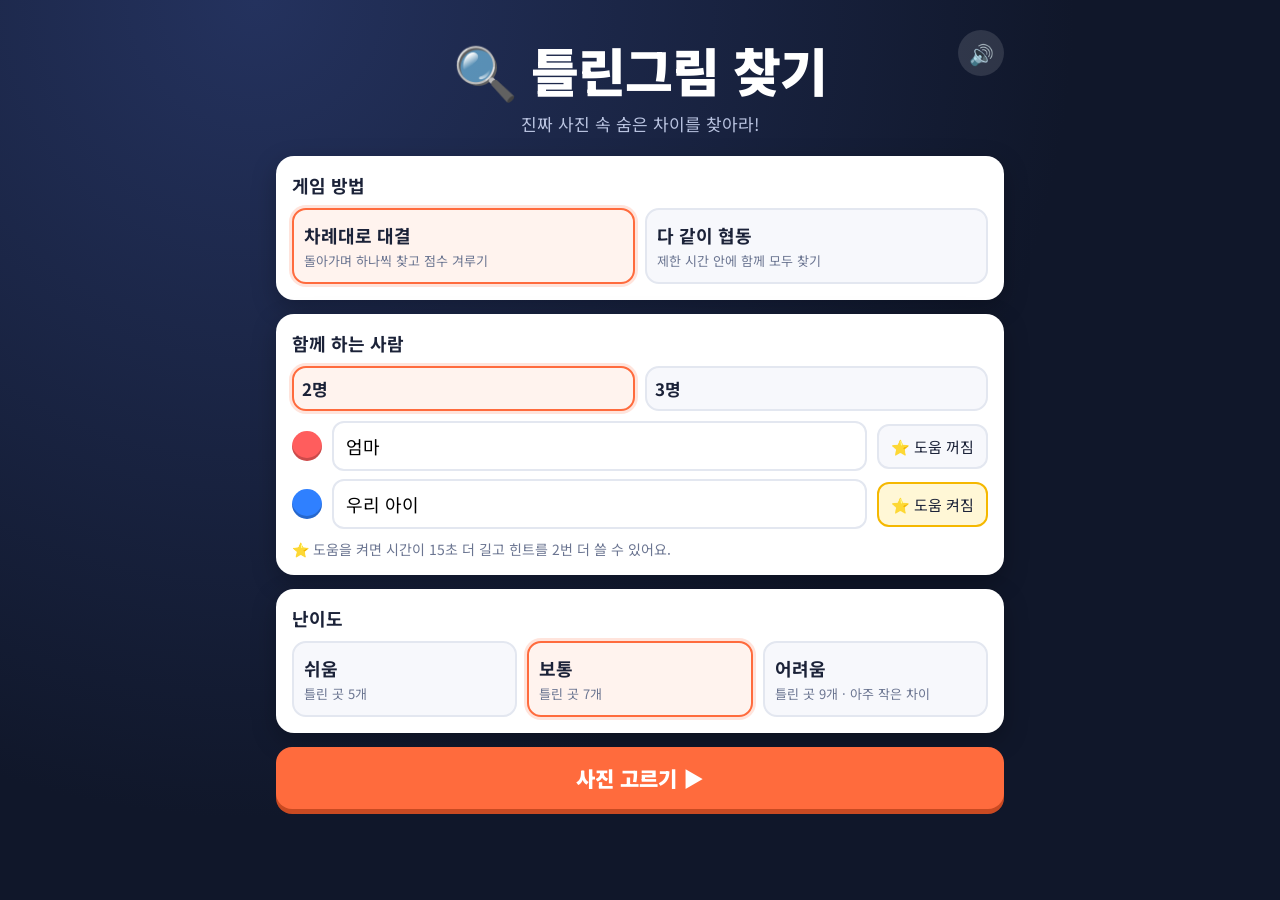
<file: spot-the-difference/index.html>
<!doctype html>
<html lang="ko">
<head>
  <meta charset="utf-8">
  <meta name="viewport" content="width=device-width, initial-scale=1, maximum-scale=1, user-scalable=no, viewport-fit=cover">
  <meta name="apple-mobile-web-app-capable" content="yes">
  <meta name="mobile-web-app-capable" content="yes">
  <title>틀린그림 찾기</title>
  <link rel="preconnect" href="https://fonts.googleapis.com">
  <link rel="stylesheet" href="https://fonts.googleapis.com/css2?family=Noto+Sans+KR:wght@400;700;900&display=swap">
  <link rel="stylesheet" href="css/style.css">
</head>
<body>
  <!-- 1. 시작 화면: 모드, 사람, 난이도 -->
  <section id="home" class="screen active">
    <div class="home-wrap">
      <header class="home-head">
        <h1>틀린그림 찾기</h1>
        <p>진짜 사진 속 숨은 차이를 찾아라!</p>
        <button id="muteBtn" class="icon-btn" aria-label="소리 켜기/끄기">🔊</button>
      </header>

      <div class="card">
        <h2>게임 방법</h2>
        <div class="seg" id="modeSeg">
          <button data-v="turn" class="on"><b>차례대로 대결</b><span>돌아가며 하나씩 찾고 점수 겨루기</span></button>
          <button data-v="coop"><b>다 같이 협동</b><span>제한 시간 안에 함께 모두 찾기</span></button>
        </div>
      </div>

      <div class="card">
        <h2>함께 하는 사람</h2>
        <div class="seg small" id="countSeg">
          <button data-v="2" class="on">2명</button>
          <button data-v="3">3명</button>
        </div>
        <div id="players"></div>
        <p class="note" id="helpNote">⭐ 도움을 켜면 시간이 15초 더 길고 힌트를 2번 더 쓸 수 있어요.</p>
      </div>

      <div class="card">
        <h2>난이도</h2>
        <div class="seg" id="levelSeg">
          <button data-v="easy"><b>쉬움</b><span>틀린 곳 5개</span></button>
          <button data-v="normal" class="on"><b>보통</b><span>틀린 곳 7개</span></button>
          <button data-v="hard"><b>어려움</b><span>틀린 곳 9개 · 아주 작은 차이</span></button>
        </div>
      </div>

      <button id="toPhotos" class="big-btn">사진 고르기 ▶</button>
    </div>
  </section>

  <!-- 2. 사진 고르기 -->
  <section id="photos" class="screen">
    <div class="top-bar">
      <button class="icon-btn back" data-go="home" aria-label="뒤로">◀</button>
      <h2>사진을 골라요</h2>
      <span></span>
    </div>
    <div class="photo-grid" id="photoGrid"></div>
    <div class="own-photo">
      <h3>내 사진으로 만들기 <small>(자동 · 실험 기능)</small></h3>
      <p>거실, 장난감 선반, 냉장고 속처럼 물건이 많은 사진일수록 재미있어요.</p>
      <div class="own-btns">
        <label class="big-btn alt">📷 사진 찍기<input type="file" accept="image/*" capture="environment" id="camInput" hidden></label>
        <label class="big-btn alt">🖼️ 앨범에서 고르기<input type="file" accept="image/*" id="fileInput" hidden></label>
      </div>
    </div>
  </section>

  <!-- 3. 게임 -->
  <section id="game" class="screen">
    <div class="hud">
      <button class="icon-btn" id="quitBtn" aria-label="그만하기">✕</button>
      <div class="hud-mid">
        <div class="turn" id="turnChip"></div>
        <div class="timer"><div id="timerFill"></div></div>
      </div>
      <div class="progress" id="progress">0 / 0</div>
      <button class="hint-btn" id="hintBtn">💡 힌트 <b id="hintCount">0</b></button>
    </div>
    <div class="scores" id="scores"></div>
    <div class="boards" id="boards">
      <div class="board" id="boardL"><canvas></canvas><svg class="marks"></svg></div>
      <div class="board" id="boardR"><canvas></canvas><svg class="marks"></svg></div>
    </div>
    <div class="banner" id="banner"></div>
    <div class="loading" id="loading"><div class="spinner"></div><p>틀린 곳을 만들고 있어요…</p></div>
  </section>

  <!-- 4. 결과 -->
  <section id="result" class="screen">
    <div class="result-wrap">
      <div class="trophy" id="resTrophy">🏆</div>
      <h2 id="resTitle"></h2>
      <p id="resSub"></p>
      <div id="resTable"></div>
      <div id="resAnswers" class="answers"></div>
      <div class="res-btns">
        <button class="big-btn" id="nextBtn">다음 사진 ▶</button>
        <button class="big-btn alt" id="homeBtn">처음으로</button>
      </div>
    </div>
  </section>

  <div class="modal" id="confirm">
    <div class="modal-box">
      <p>게임을 그만할까요?</p>
      <div class="res-btns">
        <button class="big-btn alt" id="confirmNo">계속하기</button>
        <button class="big-btn" id="confirmYes">그만하기</button>
      </div>
    </div>
  </div>

  <canvas id="confetti"></canvas>

  <script src="js/puzzles.js"></script>
  <script src="js/photodiff.js"></script>
  <script src="js/audio.js"></script>
  <script src="js/game.js"></script>
</body>
</html>
</file>
<file: spot-the-difference/css/style.css>
:root {
  --bg: #10172a;
  --panel: #1a2340;
  --card: #ffffff;
  --ink: #1b2238;
  --muted: #6b7591;
  --line: #e3e7f0;
  --accent: #ff6b3d;
  --accent2: #2f80ff;
  --good: #22c55e;
  --bad: #ef4444;
  --p1: #ff5d5d;
  --p2: #2f80ff;
  --p3: #16b364;
  --team: #a855f7;
  --radius: 18px;
}

* { box-sizing: border-box; -webkit-tap-highlight-color: transparent; }
html, body { margin: 0; height: 100%; }
body {
  background: var(--bg);
  color: var(--ink);
  font-family: 'Noto Sans KR', 'Apple SD Gothic Neo', 'Malgun Gothic', sans-serif;
  overflow: hidden;
  user-select: none;
  -webkit-user-select: none;
  touch-action: manipulation;
}
button { font: inherit; color: inherit; cursor: pointer; border: 0; background: none; }

.screen { position: fixed; inset: 0; display: none; flex-direction: column; }
.screen.active { display: flex; }

/* ---------- 시작 화면 ---------- */
#home { overflow-y: auto; background: radial-gradient(circle at 20% 0%, #24325e 0, var(--bg) 60%); }
.home-wrap { width: min(760px, 100%); margin: 0 auto; padding: 24px 16px 40px; display: flex; flex-direction: column; gap: 14px; }
.home-head { position: relative; color: #fff; text-align: center; padding: 8px 0 6px; }
.home-head h1 { margin: 0; font-size: clamp(34px, 6vw, 52px); font-weight: 900; letter-spacing: -1px; }
.home-head h1::before { content: '🔍 '; }
.home-head p { margin: 4px 0 0; color: #b9c3e0; font-size: 17px; }
.home-head .icon-btn { position: absolute; right: 0; top: 6px; }

.card { background: var(--card); border-radius: var(--radius); padding: 16px; box-shadow: 0 8px 24px rgba(0, 0, 0, .25); }
.card h2 { margin: 0 0 10px; font-size: 18px; }
.note { margin: 10px 0 0; color: var(--muted); font-size: 14px; }

.seg { display: flex; gap: 10px; }
.seg button { flex: 1; border: 2px solid var(--line); border-radius: 14px; padding: 12px 10px; display: flex; flex-direction: column; gap: 3px; text-align: center; background: #f7f8fc; transition: .15s; }
.seg button b { font-size: 18px; }
.seg button span { font-size: 13px; color: var(--muted); }
.seg button.on { border-color: var(--accent); background: #fff3ee; box-shadow: 0 0 0 3px rgba(255, 107, 61, .18); }
.seg.small button { padding: 8px; font-weight: 700; font-size: 17px; }

#players { display: flex; flex-direction: column; gap: 8px; margin-top: 10px; }
.player-row { display: flex; align-items: center; gap: 10px; }
.player-row .dot { width: 30px; height: 30px; border-radius: 50%; flex: none; box-shadow: inset 0 -3px 0 rgba(0, 0, 0, .2); }
.player-row input { flex: 1; min-width: 0; font: inherit; font-size: 18px; padding: 10px 12px; border: 2px solid var(--line); border-radius: 12px; }
.player-row input:focus { outline: none; border-color: var(--accent2); }
.help-tog { padding: 10px 12px; border-radius: 12px; border: 2px solid var(--line); background: #f7f8fc; font-size: 15px; white-space: nowrap; }
.help-tog.on { border-color: #f5b800; background: #fff7d6; }

.big-btn { display: inline-flex; align-items: center; justify-content: center; gap: 6px; background: var(--accent); color: #fff; font-weight: 900; font-size: 21px; padding: 16px 22px; border-radius: 16px; box-shadow: 0 5px 0 #c94a22; cursor: pointer; }
.big-btn:active { transform: translateY(3px); box-shadow: 0 2px 0 #c94a22; }
.big-btn.alt { background: #fff; color: var(--ink); box-shadow: 0 5px 0 #c9cfdf; }
.icon-btn { width: 46px; height: 46px; border-radius: 50%; background: rgba(255, 255, 255, .12); color: #fff; font-size: 20px; }

/* ---------- 사진 고르기 ---------- */
#photos { overflow-y: auto; }
.top-bar { display: flex; align-items: center; justify-content: space-between; padding: 14px 16px; color: #fff; position: sticky; top: 0; background: var(--bg); z-index: 2; }
.top-bar h2 { margin: 0; font-size: 22px; }
.top-bar > span { width: 46px; }
.photo-grid { display: grid; grid-template-columns: repeat(auto-fill, minmax(210px, 1fr)); gap: 14px; padding: 0 16px; }
.photo-card { position: relative; border-radius: 16px; overflow: hidden; background: var(--panel); aspect-ratio: 4 / 3; box-shadow: 0 6px 18px rgba(0, 0, 0, .3); }
.photo-card img { width: 100%; height: 100%; object-fit: cover; display: block; }
.photo-card .cap { position: absolute; inset: auto 0 0 0; padding: 22px 12px 10px; color: #fff; font-weight: 700; font-size: 17px; background: linear-gradient(transparent, rgba(0, 0, 0, .75)); text-align: left; }
.photo-card .done { position: absolute; top: 8px; right: 8px; background: rgba(0, 0, 0, .6); color: #fff; border-radius: 99px; padding: 3px 10px; font-size: 13px; }
.photo-card.random { display: flex; align-items: center; justify-content: center; flex-direction: column; color: #fff; font-size: 44px; background: linear-gradient(135deg, #3b4a85, #6d3bb8); }
.photo-card.random b { font-size: 18px; margin-top: 6px; }
.own-photo { margin: 22px 16px 36px; padding: 16px; border-radius: var(--radius); background: var(--panel); color: #fff; }
.own-photo h3 { margin: 0 0 4px; }
.own-photo small { color: #9aa6c8; font-weight: 400; }
.own-photo p { margin: 0 0 12px; color: #b9c3e0; }
.own-btns { display: flex; gap: 12px; flex-wrap: wrap; }
.own-btns .big-btn { flex: 1; min-width: 200px; font-size: 18px; }

/* ---------- 게임 ---------- */
#game { background: #0b1020; }
.hud { display: flex; align-items: center; gap: 12px; padding: 8px 12px; color: #fff; }
.hud-mid { flex: 1; display: flex; flex-direction: column; gap: 6px; min-width: 0; }
.turn { font-weight: 900; font-size: 20px; display: flex; align-items: center; gap: 8px; white-space: nowrap; overflow: hidden; }
.turn .dot { width: 18px; height: 18px; border-radius: 50%; flex: none; }
.timer { height: 10px; border-radius: 99px; background: rgba(255, 255, 255, .12); overflow: hidden; }
#timerFill { height: 100%; width: 100%; background: var(--good); border-radius: 99px; transition: width .25s linear, background .3s; }
#timerFill.warn { background: #f5b800; }
#timerFill.danger { background: var(--bad); }
.progress { font-weight: 900; font-size: 22px; padding: 6px 14px; background: rgba(255, 255, 255, .1); border-radius: 12px; white-space: nowrap; }
.hint-btn { background: #f5b800; color: #2a2000; font-weight: 900; padding: 10px 14px; border-radius: 12px; font-size: 17px; white-space: nowrap; }
.hint-btn:disabled { opacity: .35; }
.scores { display: flex; gap: 8px; padding: 0 12px 6px; flex-wrap: wrap; }
.score-chip { display: flex; align-items: center; gap: 6px; padding: 5px 12px; border-radius: 99px; background: rgba(255, 255, 255, .08); color: #fff; font-weight: 700; border: 2px solid transparent; }
.score-chip .dot { width: 14px; height: 14px; border-radius: 50%; }
.score-chip.now { border-color: currentColor; background: rgba(255, 255, 255, .16); }
.score-chip b { font-size: 18px; }

.boards { flex: 1; display: flex; align-items: center; justify-content: center; gap: 10px; padding: 4px 10px 10px; min-height: 0; }
.boards.stack { flex-direction: column; }
.board { position: relative; border-radius: 10px; overflow: hidden; background: #000; box-shadow: 0 6px 20px rgba(0, 0, 0, .5); flex: none; }
.board canvas { display: block; width: 100%; height: 100%; }
.board svg.marks { position: absolute; inset: 0; width: 100%; height: 100%; }
.boards.locked .board { filter: grayscale(.6) brightness(.8); }

.mark { fill: none; stroke-width: 7; vector-effect: non-scaling-stroke; animation: pop .35s ease-out; transform-box: fill-box; transform-origin: center; }
.mark-ring { fill: none; stroke: #fff; stroke-width: 11; vector-effect: non-scaling-stroke; opacity: .9; }
.miss { stroke: var(--bad); stroke-width: 6; vector-effect: non-scaling-stroke; stroke-linecap: round; animation: fade 1s forwards; }
.reveal { fill: none; stroke: #fff; stroke-width: 5; stroke-dasharray: 12 8; vector-effect: non-scaling-stroke; animation: blink 1s infinite; }
.hint { fill: rgba(245, 184, 0, .18); stroke: #f5b800; stroke-width: 5; vector-effect: non-scaling-stroke; animation: blink .6s infinite; }
@keyframes pop { from { transform: scale(1.6); opacity: 0; } to { transform: scale(1); opacity: 1; } }
@keyframes fade { 0%, 60% { opacity: 1; } to { opacity: 0; } }
@keyframes blink { 50% { opacity: .35; } }

.banner { position: absolute; left: 50%; top: 50%; transform: translate(-50%, -50%) scale(.8); padding: 22px 34px; border-radius: 22px; background: rgba(15, 20, 40, .92); color: #fff; font-size: clamp(26px, 5vw, 42px); font-weight: 900; text-align: center; opacity: 0; pointer-events: none; transition: .25s; box-shadow: 0 10px 40px rgba(0, 0, 0, .5); }
.banner.show { opacity: 1; transform: translate(-50%, -50%) scale(1); }
.banner small { display: block; font-size: .5em; font-weight: 700; color: #c5cde6; margin-top: 6px; }

.loading { position: absolute; inset: 0; display: none; flex-direction: column; align-items: center; justify-content: center; color: #fff; background: rgba(11, 16, 32, .85); font-size: 19px; }
.loading.show { display: flex; }
.spinner { width: 54px; height: 54px; border: 6px solid rgba(255, 255, 255, .2); border-top-color: var(--accent); border-radius: 50%; animation: spin 1s linear infinite; }
@keyframes spin { to { transform: rotate(360deg); } }

/* ---------- 결과 ---------- */
#result { overflow-y: auto; background: radial-gradient(circle at 50% 0%, #2c3a70 0, var(--bg) 65%); color: #fff; }
.result-wrap { width: min(640px, 100%); margin: 0 auto; padding: 30px 16px 40px; text-align: center; }
.trophy { font-size: 80px; animation: pop .5s; }
.result-wrap h2 { font-size: 34px; margin: 6px 0; }
.result-wrap > p { color: #c5cde6; font-size: 18px; margin: 0 0 18px; }
.res-row { display: flex; align-items: center; gap: 12px; background: rgba(255, 255, 255, .08); border-radius: 14px; padding: 12px 16px; margin-bottom: 8px; font-size: 19px; }
.res-row .rank { width: 34px; font-size: 24px; }
.res-row .dot { width: 18px; height: 18px; border-radius: 50%; }
.res-row .name { flex: 1; text-align: left; font-weight: 700; }
.res-row .pts { font-weight: 900; font-size: 22px; }
.res-row .tot { color: #9aa6c8; font-size: 15px; margin-left: 8px; }
.stars { font-size: 46px; letter-spacing: 6px; margin: 4px 0 14px; }
.answers { text-align: left; margin: 16px 0; color: #c5cde6; font-size: 15px; }
.answers li { margin: 4px 0; }
.res-btns { display: flex; gap: 12px; justify-content: center; flex-wrap: wrap; margin-top: 18px; }

.modal { position: fixed; inset: 0; background: rgba(0, 0, 0, .55); display: none; align-items: center; justify-content: center; z-index: 10; }
.modal.show { display: flex; }
.modal-box { background: #fff; border-radius: 20px; padding: 24px; text-align: center; font-size: 21px; font-weight: 700; width: min(400px, 90vw); }

#confetti { position: fixed; inset: 0; pointer-events: none; z-index: 20; width: 100%; height: 100%; }

@media (max-width: 560px) {
  .seg { flex-direction: column; }
  .hint-btn { padding: 8px 10px; font-size: 15px; }
  .progress { font-size: 18px; padding: 4px 10px; }
  .turn { font-size: 17px; }
}
</file>
